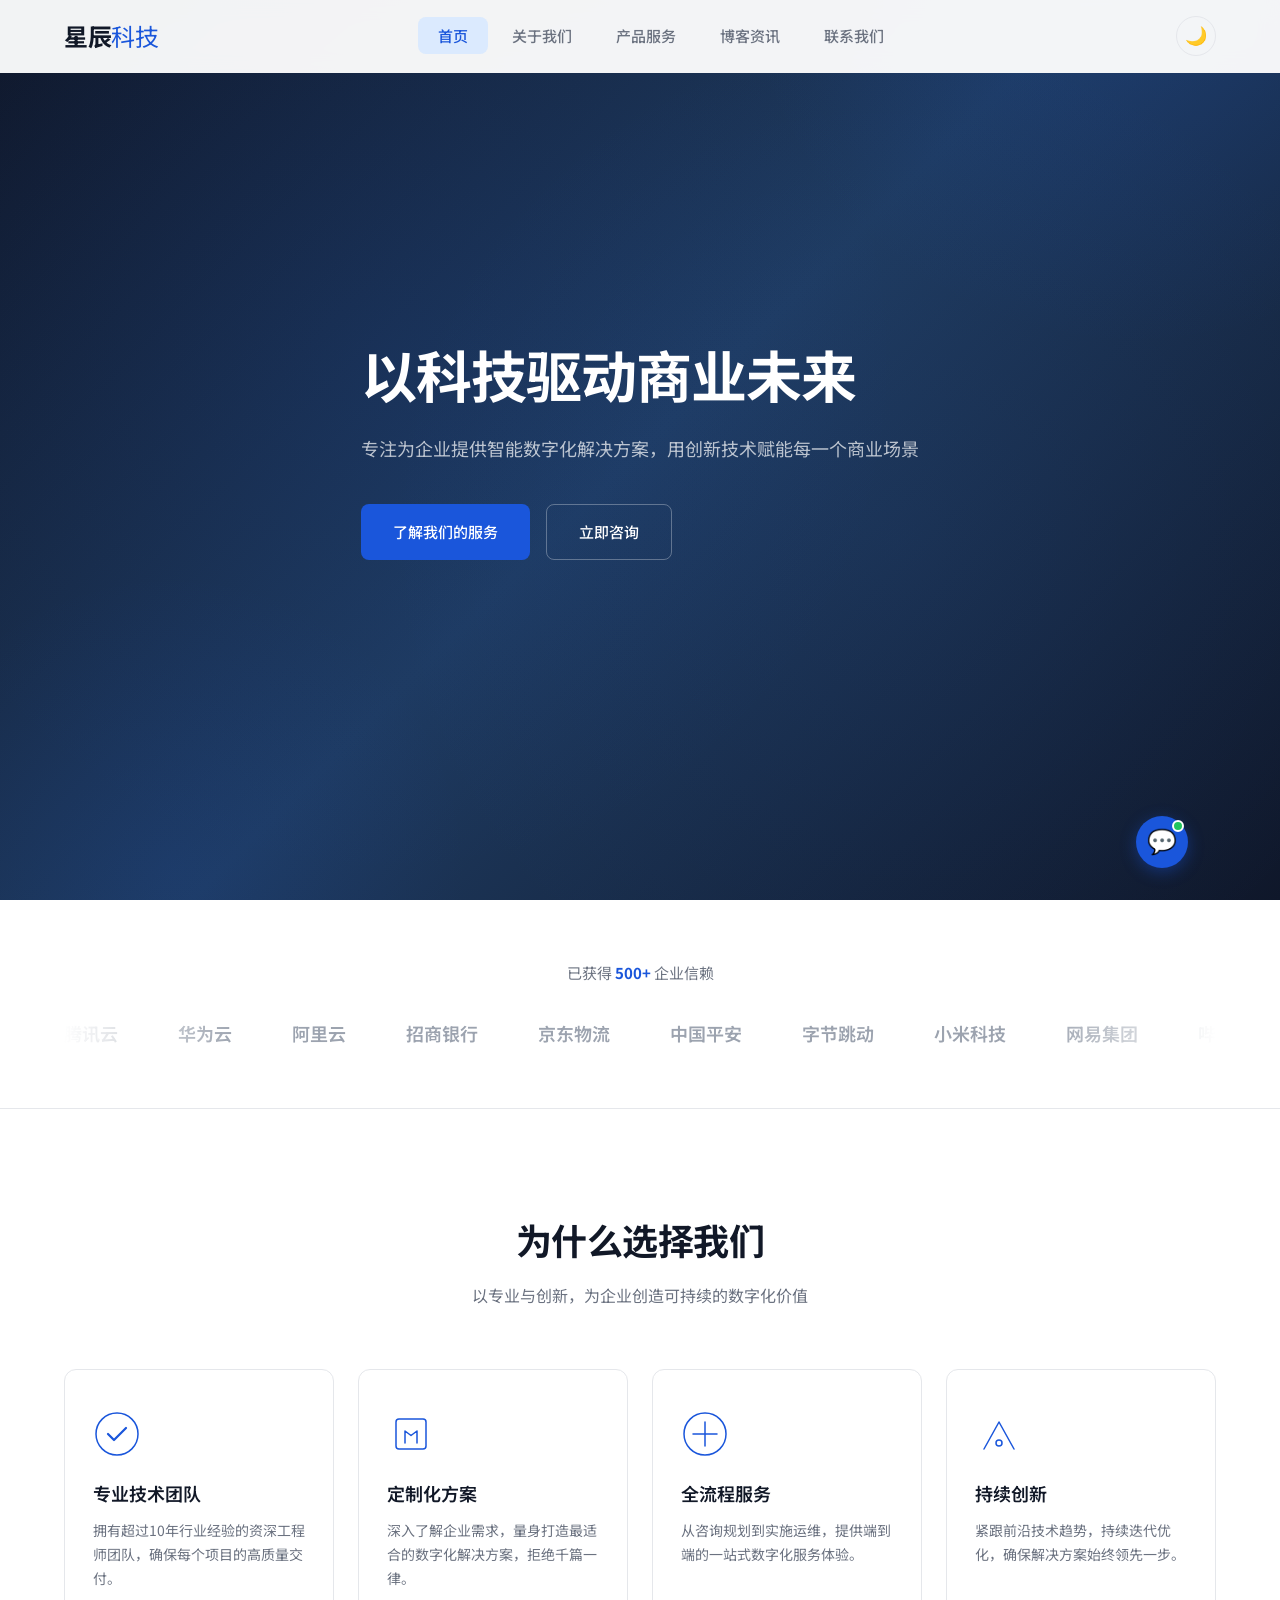
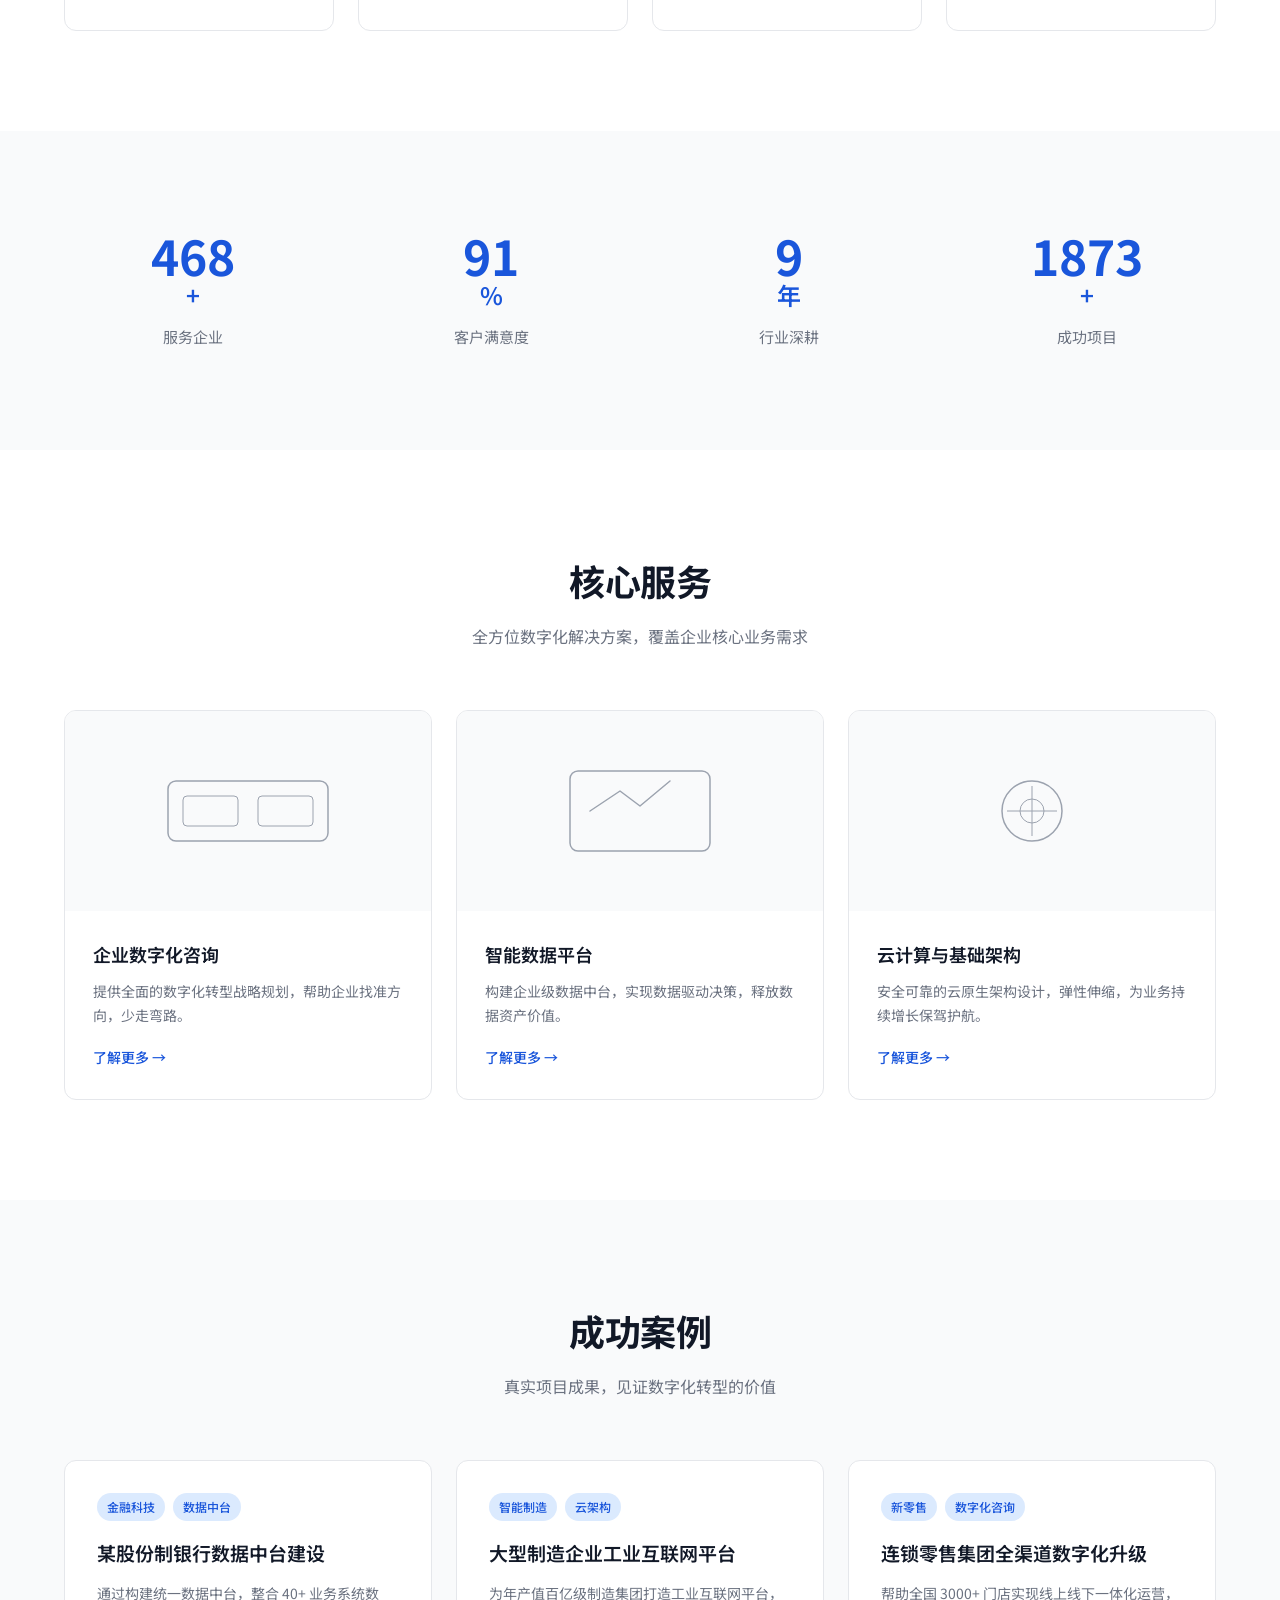
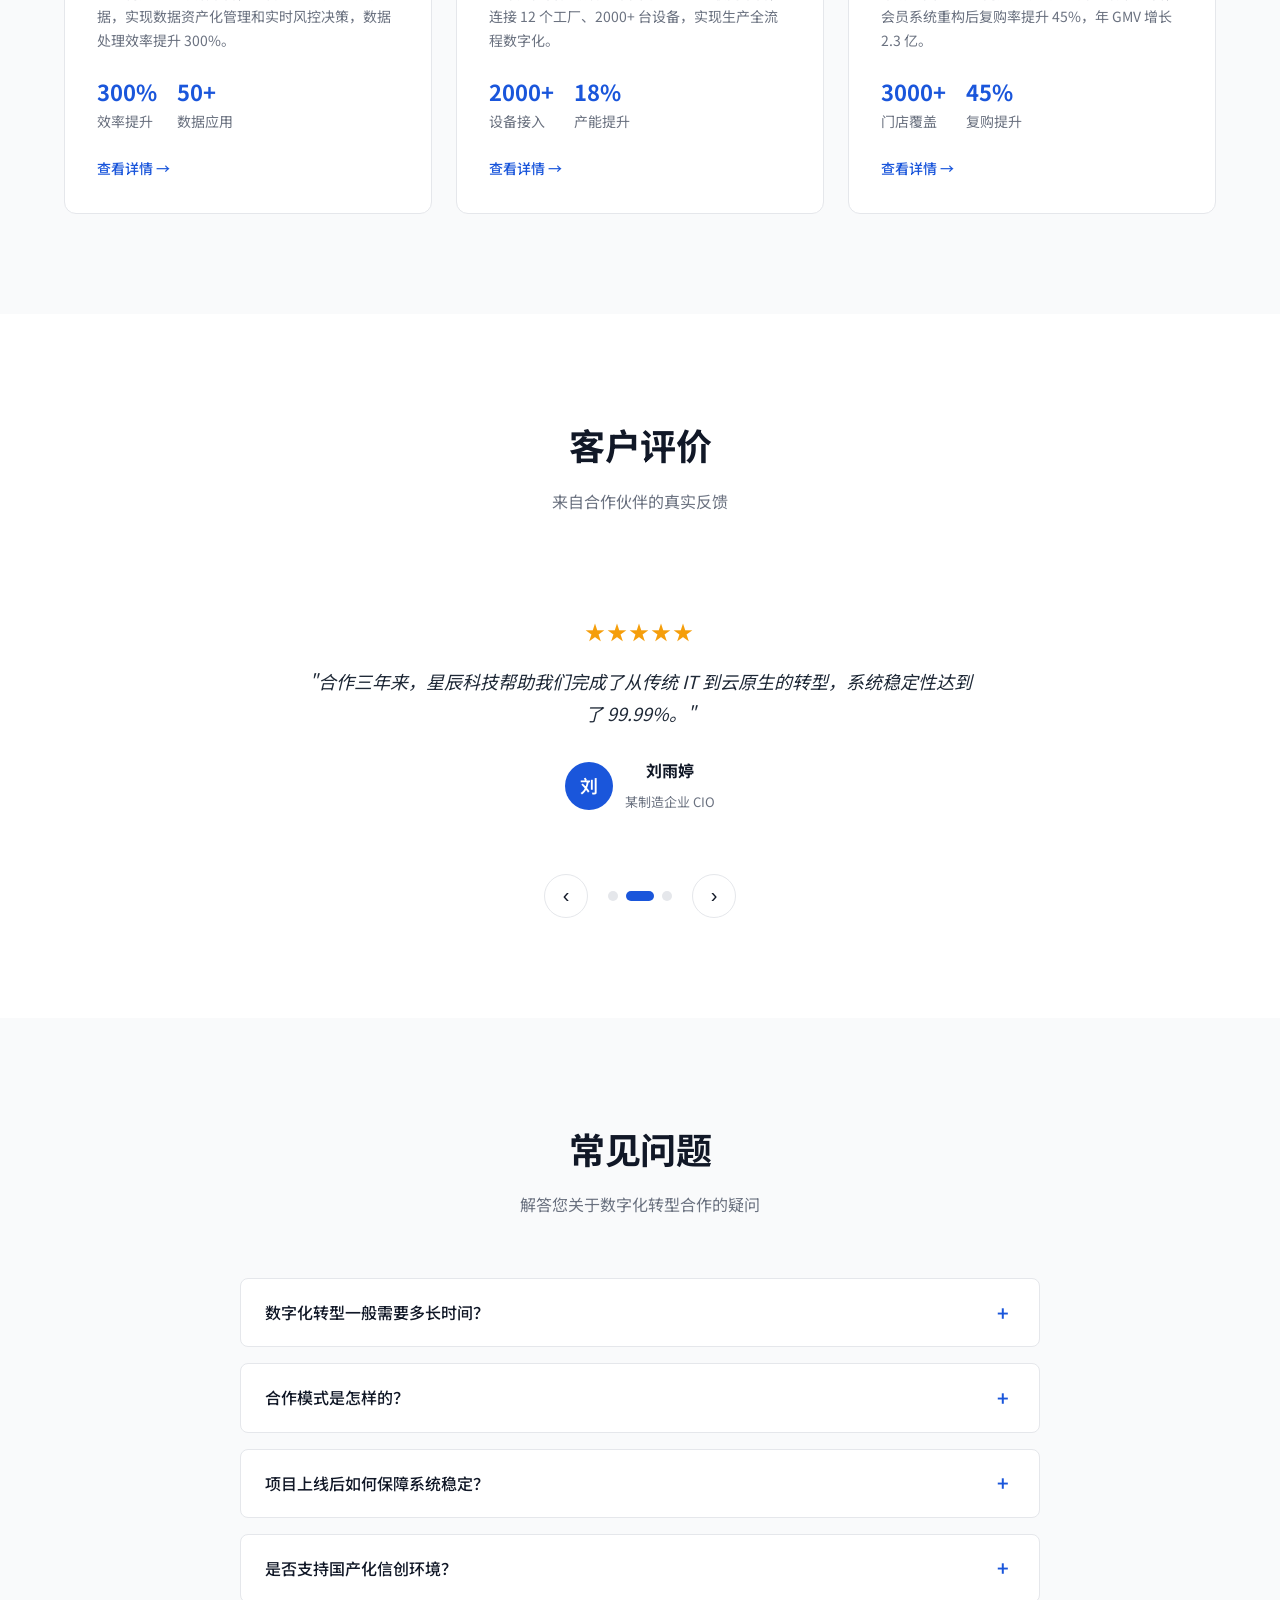
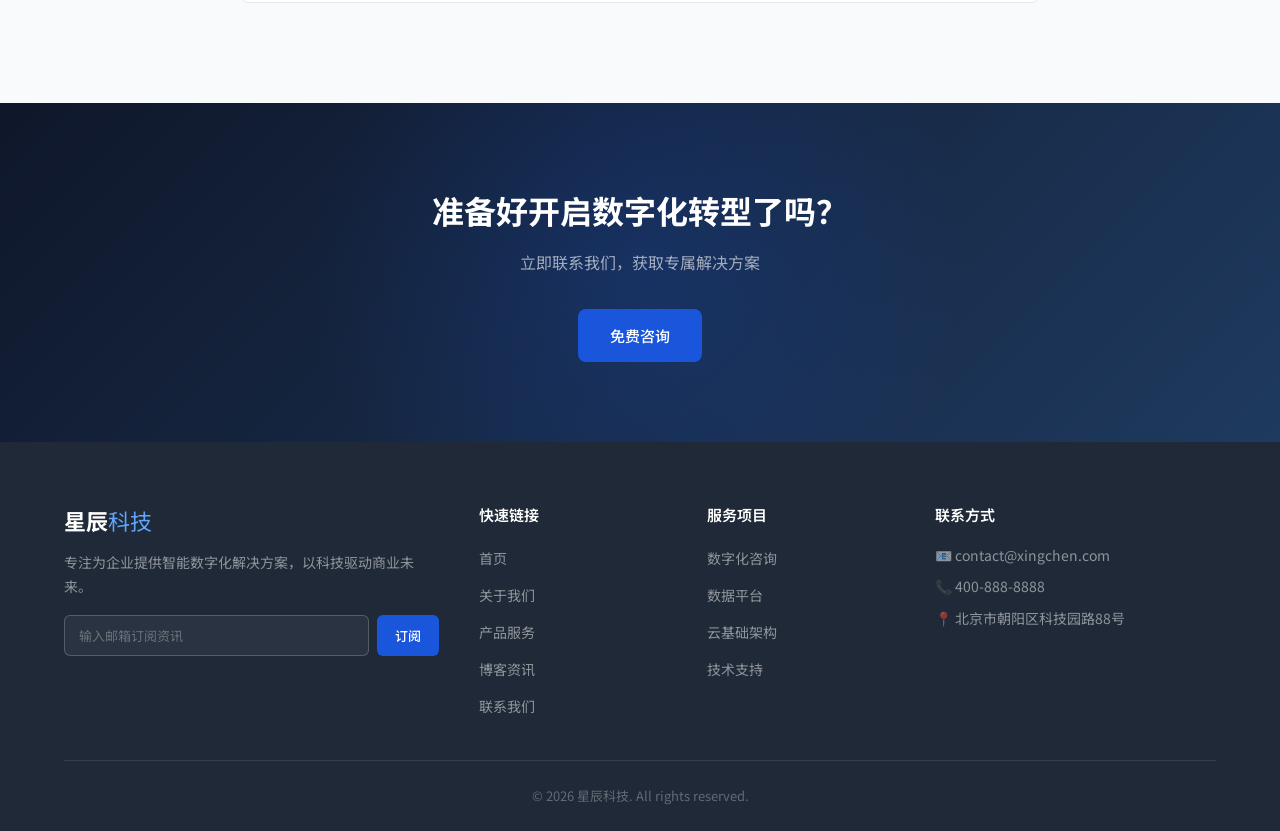
<file: index.html>
<!DOCTYPE html>
<html lang="zh-CN">
<head>
    <meta charset="UTF-8">
    <meta name="viewport" content="width=device-width, initial-scale=1.0">
    <title>星辰科技 - 智能数字化解决方案</title>
    <meta name="description" content="星辰科技，专注为企业提供智能数字化解决方案，助力企业数字化转型。">
    <link rel="stylesheet" href="css/style.css">
    <link rel="preconnect" href="https://fonts.googleapis.com">
    <link href="https://fonts.googleapis.com/css2?family=Noto+Sans+SC:wght@300;400;500;700&display=swap" rel="stylesheet">
</head>
<body>
    <header class="header" id="header">
        <div class="container">
            <a href="index.html" class="logo">星辰<span>科技</span></a>
            <nav class="nav" id="nav">
                <ul>
                    <li><a href="index.html" class="active">首页</a></li>
                    <li><a href="about.html">关于我们</a></li>
                    <li><a href="services.html">产品服务</a></li>
                    <li><a href="blog.html">博客资讯</a></li>
                    <li><a href="contact.html">联系我们</a></li>
                </ul>
            </nav>
            <button class="theme-toggle" id="themeToggle" aria-label="切换暗黑模式">🌙</button>
            <button class="menu-toggle" id="menuToggle" aria-label="菜单"><span></span><span></span><span></span></button>
        </div>
    </header>
    <section class="hero">
        <div class="hero-overlay"></div>
        <div class="container">
            <div class="hero-content">
                <h1 class="hero-title">以科技驱动<br>商业未来</h1>
                <p class="hero-subtitle">专注为企业提供智能数字化解决方案，用创新技术赋能每一个商业场景</p>
                <div class="hero-buttons"><a href="services.html" class="btn btn-primary">了解我们的服务</a><a href="contact.html" class="btn btn-outline">立即咨询</a></div>
            </div>
        </div>
        <canvas class="hero-particles" id="heroParticles"></canvas>
    </section>
    <section class="clients"><div class="container"><p class="clients-title">已获得 <strong>500+</strong> 企业信赖</p><div class="clients-marquee"><div class="marquee-track"><span class="client-logo">腾讯云</span><span class="client-logo">华为云</span><span class="client-logo">阿里云</span><span class="client-logo">招商银行</span><span class="client-logo">京东物流</span><span class="client-logo">中国平安</span><span class="client-logo">字节跳动</span><span class="client-logo">小米科技</span><span class="client-logo">网易集团</span><span class="client-logo">哔哩哔哩</span><span class="client-logo">美团</span><span class="client-logo">滴滴出行</span><span class="client-logo">腾讯云</span><span class="client-logo">华为云</span><span class="client-logo">阿里云</span><span class="client-logo">招商银行</span><span class="client-logo">京东物流</span><span class="client-logo">中国平安</span><span class="client-logo">字节跳动</span><span class="client-logo">小米科技</span><span class="client-logo">网易集团</span><span class="client-logo">哔哩哔哩</span><span class="client-logo">美团</span><span class="client-logo">滴滴出行</span></div></div></div></section>
    <section class="features"><div class="container"><div class="section-header"><h2 class="section-title">为什么选择我们</h2><p class="section-desc">以专业与创新，为企业创造可持续的数字化价值</p></div><div class="features-grid"><div class="feature-card"><div class="feature-icon"><svg viewBox="0 0 64 64" fill="none"><circle cx="32" cy="32" r="28" stroke="currentColor" stroke-width="2"/><path d="M20 32l8 8 16-16" stroke="currentColor" stroke-width="3" stroke-linecap="round" stroke-linejoin="round"/></svg></div><h3>专业技术团队</h3><p>拥有超过10年行业经验的资深工程师团队，确保每个项目的高质量交付。</p></div><div class="feature-card"><div class="feature-icon"><svg viewBox="0 0 64 64" fill="none"><rect x="12" y="12" width="40" height="40" rx="4" stroke="currentColor" stroke-width="2"/><path d="M24 44V28l8 6 8-6v16" stroke="currentColor" stroke-width="2" stroke-linecap="round" stroke-linejoin="round"/></svg></div><h3>定制化方案</h3><p>深入了解企业需求，量身打造最适合的数字化解决方案，拒绝千篇一律。</p></div><div class="feature-card"><div class="feature-icon"><svg viewBox="0 0 64 64" fill="none"><circle cx="32" cy="32" r="28" stroke="currentColor" stroke-width="2"/><path d="M32 16v32M16 32h32" stroke="currentColor" stroke-width="2" stroke-linecap="round"/></svg></div><h3>全流程服务</h3><p>从咨询规划到实施运维，提供端到端的一站式数字化服务体验。</p></div><div class="feature-card"><div class="feature-icon"><svg viewBox="0 0 64 64" fill="none"><path d="M12 52L32 16l20 36" stroke="currentColor" stroke-width="2" stroke-linecap="round" stroke-linejoin="round"/><circle cx="32" cy="44" r="4" stroke="currentColor" stroke-width="2"/></svg></div><h3>持续创新</h3><p>紧跟前沿技术趋势，持续迭代优化，确保解决方案始终领先一步。</p></div></div></div></section>
    <section class="stats"><div class="container"><div class="stats-grid"><div class="stat-item"><span class="stat-number" data-target="500">0</span><span class="stat-plus">+</span><span class="stat-label">服务企业</span></div><div class="stat-item"><span class="stat-number" data-target="98">0</span><span class="stat-plus">%</span><span class="stat-label">客户满意度</span></div><div class="stat-item"><span class="stat-number" data-target="10">0</span><span class="stat-plus">年</span><span class="stat-label">行业深耕</span></div><div class="stat-item"><span class="stat-number" data-target="2000">0</span><span class="stat-plus">+</span><span class="stat-label">成功项目</span></div></div></div></section>
    <section class="services-preview"><div class="container"><div class="section-header"><h2 class="section-title">核心服务</h2><p class="section-desc">全方位数字化解决方案，覆盖企业核心业务需求</p></div><div class="services-grid"><div class="service-card"><div class="service-img-placeholder"><svg viewBox="0 0 200 120" fill="none"><rect x="20" y="30" width="160" height="60" rx="8" stroke="currentColor" stroke-width="1.5"/><rect x="35" y="45" width="55" height="30" rx="4" stroke="currentColor" stroke-width="1"/><rect x="110" y="45" width="55" height="30" rx="4" stroke="currentColor" stroke-width="1"/></svg></div><div class="service-info"><h3>企业数字化咨询</h3><p>提供全面的数字化转型战略规划，帮助企业找准方向，少走弯路。</p><a href="services.html" class="service-link">了解更多 →</a></div></div><div class="service-card"><div class="service-img-placeholder"><svg viewBox="0 0 200 120" fill="none"><rect x="30" y="20" width="140" height="80" rx="8" stroke="currentColor" stroke-width="1.5"/><path d="M50 60l30-20 20 15 30-25" stroke="currentColor" stroke-width="1.5" stroke-linecap="round" stroke-linejoin="round"/></svg></div><div class="service-info"><h3>智能数据平台</h3><p>构建企业级数据中台，实现数据驱动决策，释放数据资产价值。</p><a href="services.html" class="service-link">了解更多 →</a></div></div><div class="service-card"><div class="service-img-placeholder"><svg viewBox="0 0 200 120" fill="none"><circle cx="100" cy="60" r="30" stroke="currentColor" stroke-width="1.5"/><path d="M100 35v50M75 60h50" stroke="currentColor" stroke-width="1"/><circle cx="100" cy="60" r="12" stroke="currentColor" stroke-width="1"/></svg></div><div class="service-info"><h3>云计算与基础架构</h3><p>安全可靠的云原生架构设计，弹性伸缩，为业务持续增长保驾护航。</p><a href="services.html" class="service-link">了解更多 →</a></div></div></div></div></section>
    <section class="cases"><div class="container"><div class="section-header"><h2 class="section-title">成功案例</h2><p class="section-desc">真实项目成果，见证数字化转型的价值</p></div><div class="cases-grid"><div class="case-card"><div class="case-tags"><span>金融科技</span><span>数据中台</span></div><h3>某股份制银行数据中台建设</h3><p>通过构建统一数据中台，整合 40+ 业务系统数据，实现数据资产化管理和实时风控决策，数据处理效率提升 300%。</p><div class="case-stats"><div><strong>300%</strong>效率提升</div><div><strong>50+</strong>数据应用</div></div><a href="services.html#platform" class="case-link">查看详情 →</a></div><div class="case-card"><div class="case-tags"><span>智能制造</span><span>云架构</span></div><h3>大型制造企业工业互联网平台</h3><p>为年产值百亿级制造集团打造工业互联网平台，连接 12 个工厂、2000+ 台设备，实现生产全流程数字化。</p><div class="case-stats"><div><strong>2000+</strong>设备接入</div><div><strong>18%</strong>产能提升</div></div><a href="services.html#cloud" class="case-link">查看详情 →</a></div><div class="case-card"><div class="case-tags"><span>新零售</span><span>数字化咨询</span></div><h3>连锁零售集团全渠道数字化升级</h3><p>帮助全国 3000+ 门店实现线上线下一体化运营，会员系统重构后复购率提升 45%，年 GMV 增长 2.3 亿。</p><div class="case-stats"><div><strong>3000+</strong>门店覆盖</div><div><strong>45%</strong>复购提升</div></div><a href="services.html#consulting" class="case-link">查看详情 →</a></div></div></div></section>
    <section class="testimonials"><div class="container"><div class="section-header"><h2 class="section-title">客户评价</h2><p class="section-desc">来自合作伙伴的真实反馈</p></div><div class="testimonials-slider" id="testimonialsSlider"><div class="testimonials-track"><div class="testimonial-card"><div class="testimonial-rating">★★★★★</div><p class="testimonial-text">"星辰科技团队的专业度令人印象深刻，从战略规划到落地实施，全程展现了极高的技术实力和行业理解。"</p><div class="testimonial-author"><div class="author-avatar">陈</div><div><strong>陈志强</strong><span>某银行科技部总经理</span></div></div></div><div class="testimonial-card"><div class="testimonial-rating">★★★★★</div><p class="testimonial-text">"合作三年来，星辰科技帮助我们完成了从传统 IT 到云原生的转型，系统稳定性达到了 99.99%。"</p><div class="testimonial-author"><div class="author-avatar">刘</div><div><strong>刘雨婷</strong><span>某制造企业 CIO</span></div></div></div><div class="testimonial-card"><div class="testimonial-rating">★★★★★</div><p class="testimonial-text">"数据平台的上线彻底改变了我们的决策方式，报表产出时间从天级缩短到分钟级。"</p><div class="testimonial-author"><div class="author-avatar">吴</div><div><strong>吴俊豪</strong><span>某零售集团数据总监</span></div></div></div></div><div class="testimonials-nav"><button class="testimonial-btn prev" id="testimonialPrev">‹</button><div class="testimonial-dots" id="testimonialDots"><span class="active"></span><span></span><span></span></div><button class="testimonial-btn next" id="testimonialNext">›</button></div></div></div></section>
    <section class="faq-section"><div class="container"><div class="section-header"><h2 class="section-title">常见问题</h2><p class="section-desc">解答您关于数字化转型合作的疑问</p></div><div class="faq-grid"><div class="faq-item"><div class="faq-question"><h4>数字化转型一般需要多长时间？</h4><span class="faq-icon">+</span></div><div class="faq-answer"><p>根据项目规模不同，小型数字化项目通常 1-3 个月，中大型企业级数字化转型需要 6-18 个月。我们会在咨询阶段提供详细的项目周期规划。</p></div></div><div class="faq-item"><div class="faq-question"><h4>合作模式是怎样的？</h4><span class="faq-icon">+</span></div><div class="faq-answer"><p>我们提供项目制、驻场开发、外包运维等多种合作模式。可根据企业需求灵活选择，确保最佳的投入产出比。</p></div></div><div class="faq-item"><div class="faq-question"><h4>项目上线后如何保障系统稳定？</h4><span class="faq-icon">+</span></div><div class="faq-answer"><p>我们提供 7×24 小时运维监控服务，包含系统巡检、性能优化、安全加固、应急响应等，确保系统稳定运行。</p></div></div><div class="faq-item"><div class="faq-question"><h4>是否支持国产化信创环境？</h4><span class="faq-icon">+</span></div><div class="faq-answer"><p>支持。我们的解决方案已完成与主流国产操作系统、数据库、中间件的适配，满足党政、金融等行业信创要求。</p></div></div></div></div></section>
    <section class="cta"><div class="container"><h2>准备好开启数字化转型了吗？</h2><p>立即联系我们，获取专属解决方案</p><a href="contact.html" class="btn btn-primary">免费咨询</a></div></section>
    <footer class="footer"><div class="container"><div class="footer-grid"><div class="footer-brand"><a href="index.html" class="footer-logo">星辰<span>科技</span></a><p>专注为企业提供智能数字化解决方案，以科技驱动商业未来。</p><form class="footer-newsletter" onsubmit="return false;"><input type="email" placeholder="输入邮箱订阅资讯"><button type="submit">订阅</button></form></div><div class="footer-links"><h4>快速链接</h4><ul><li><a href="index.html">首页</a></li><li><a href="about.html">关于我们</a></li><li><a href="services.html">产品服务</a></li><li><a href="blog.html">博客资讯</a></li><li><a href="contact.html">联系我们</a></li></ul></div><div class="footer-links"><h4>服务项目</h4><ul><li><a href="services.html">数字化咨询</a></li><li><a href="services.html">数据平台</a></li><li><a href="services.html">云基础架构</a></li><li><a href="services.html">技术支持</a></li></ul></div><div class="footer-contact"><h4>联系方式</h4><p>📧 contact@xingchen.com</p><p>📞 400-888-8888</p><p>📍 北京市朝阳区科技园路88号</p></div></div><div class="footer-bottom"><p>&copy; 2026 星辰科技. All rights reserved.</p></div></div></footer>
    <script src="js/main.js"></script>
    <button class="back-to-top" id="backToTop" aria-label="回到顶部">↑</button>
    <div class="chat-widget"><button class="chat-toggle" id="chatToggle" aria-label="在线客服">💬<span class="chat-dot"></span></button><div class="chat-panel" id="chatPanel"><div class="chat-header"><div class="chat-header-avatar">🤖</div><div class="chat-header-info"><h4>智能助手 · 小星</h4><span>在线 · 秒级响应</span></div></div><div class="chat-body" id="chatBody"><div class="chat-message bot">您好！👋 我是星辰科技的智能助手小星。有什么可以帮您的？您可以问我关于服务方案、价格、案例等问题。</div></div><div class="chat-quick-replies"><button class="chat-quick-btn">服务方案</button><button class="chat-quick-btn">价格咨询</button><button class="chat-quick-btn">成功案例</button><button class="chat-quick-btn">联系方式</button></div><div class="chat-input-area"><input type="text" id="chatInput" placeholder="输入您的问题..."><button class="chat-send-btn" id="chatSend">➤</button></div></div></div>
</body>
</html>
</file>
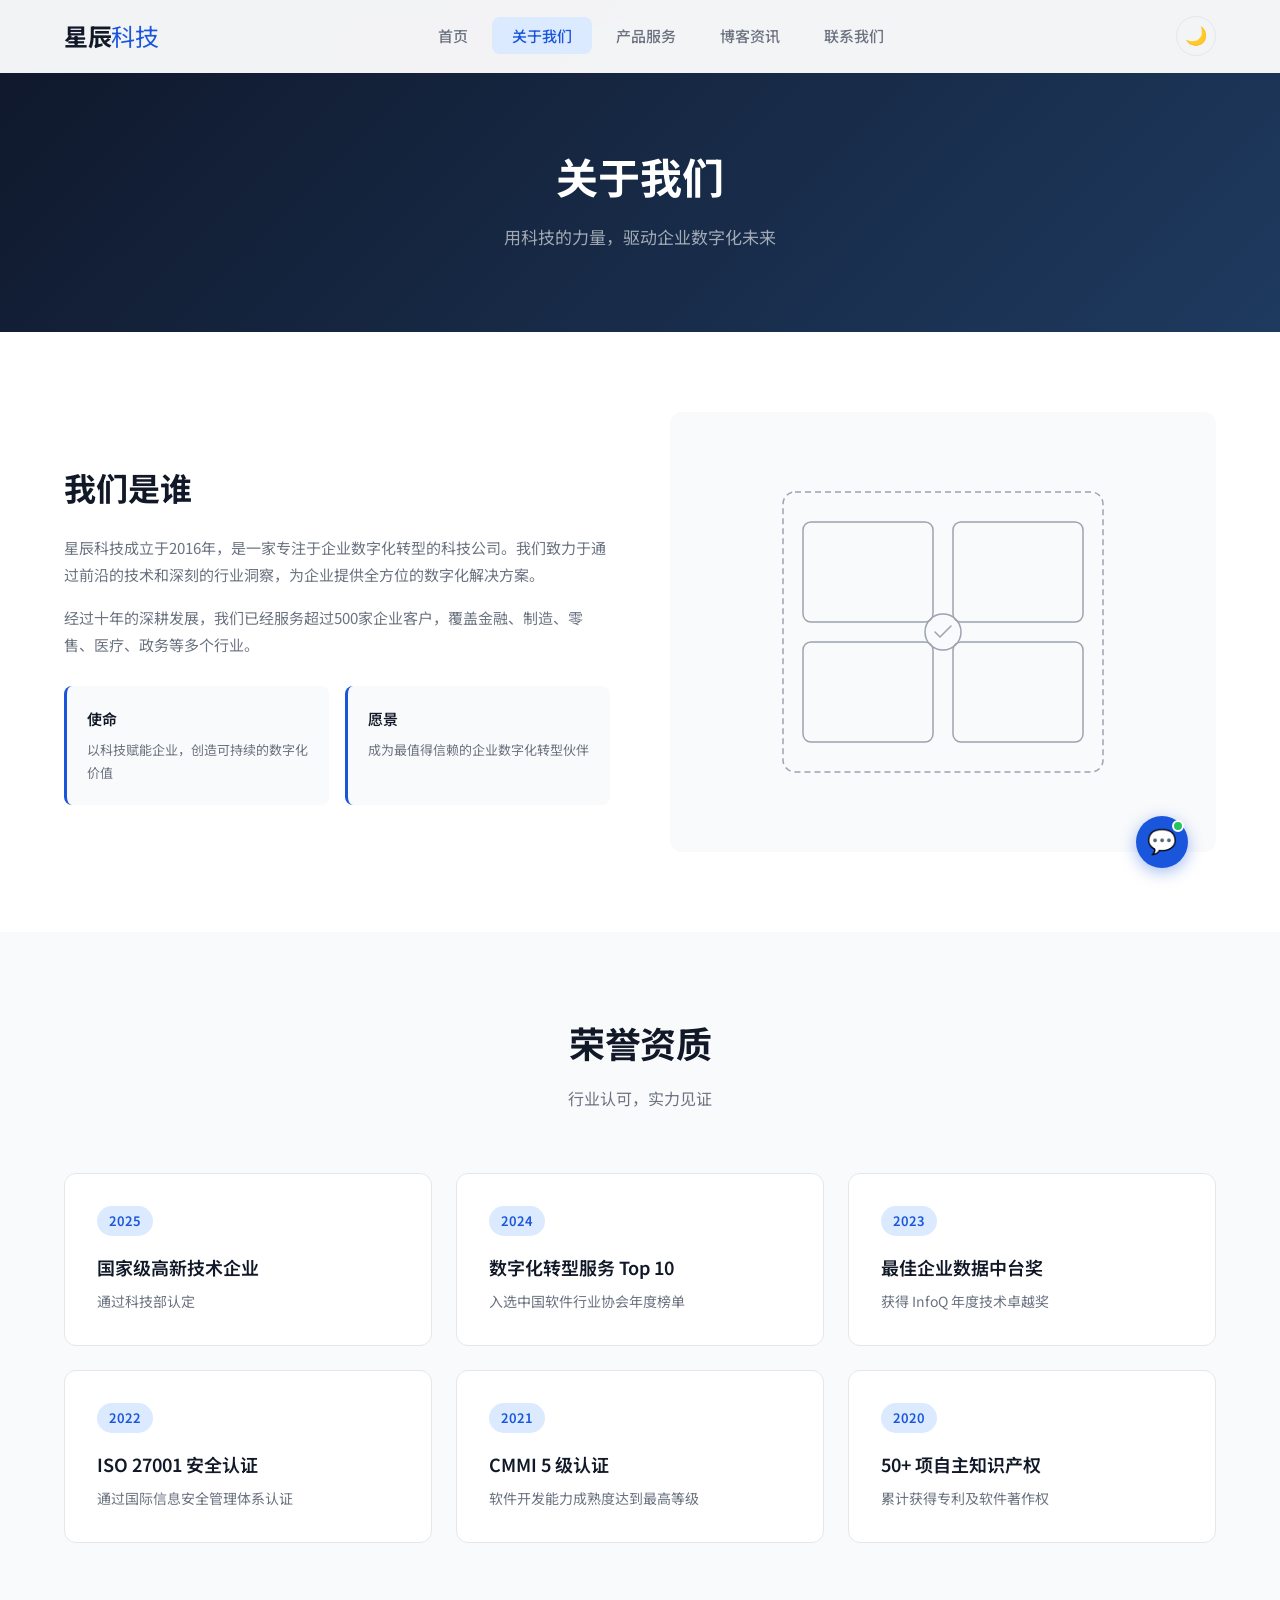
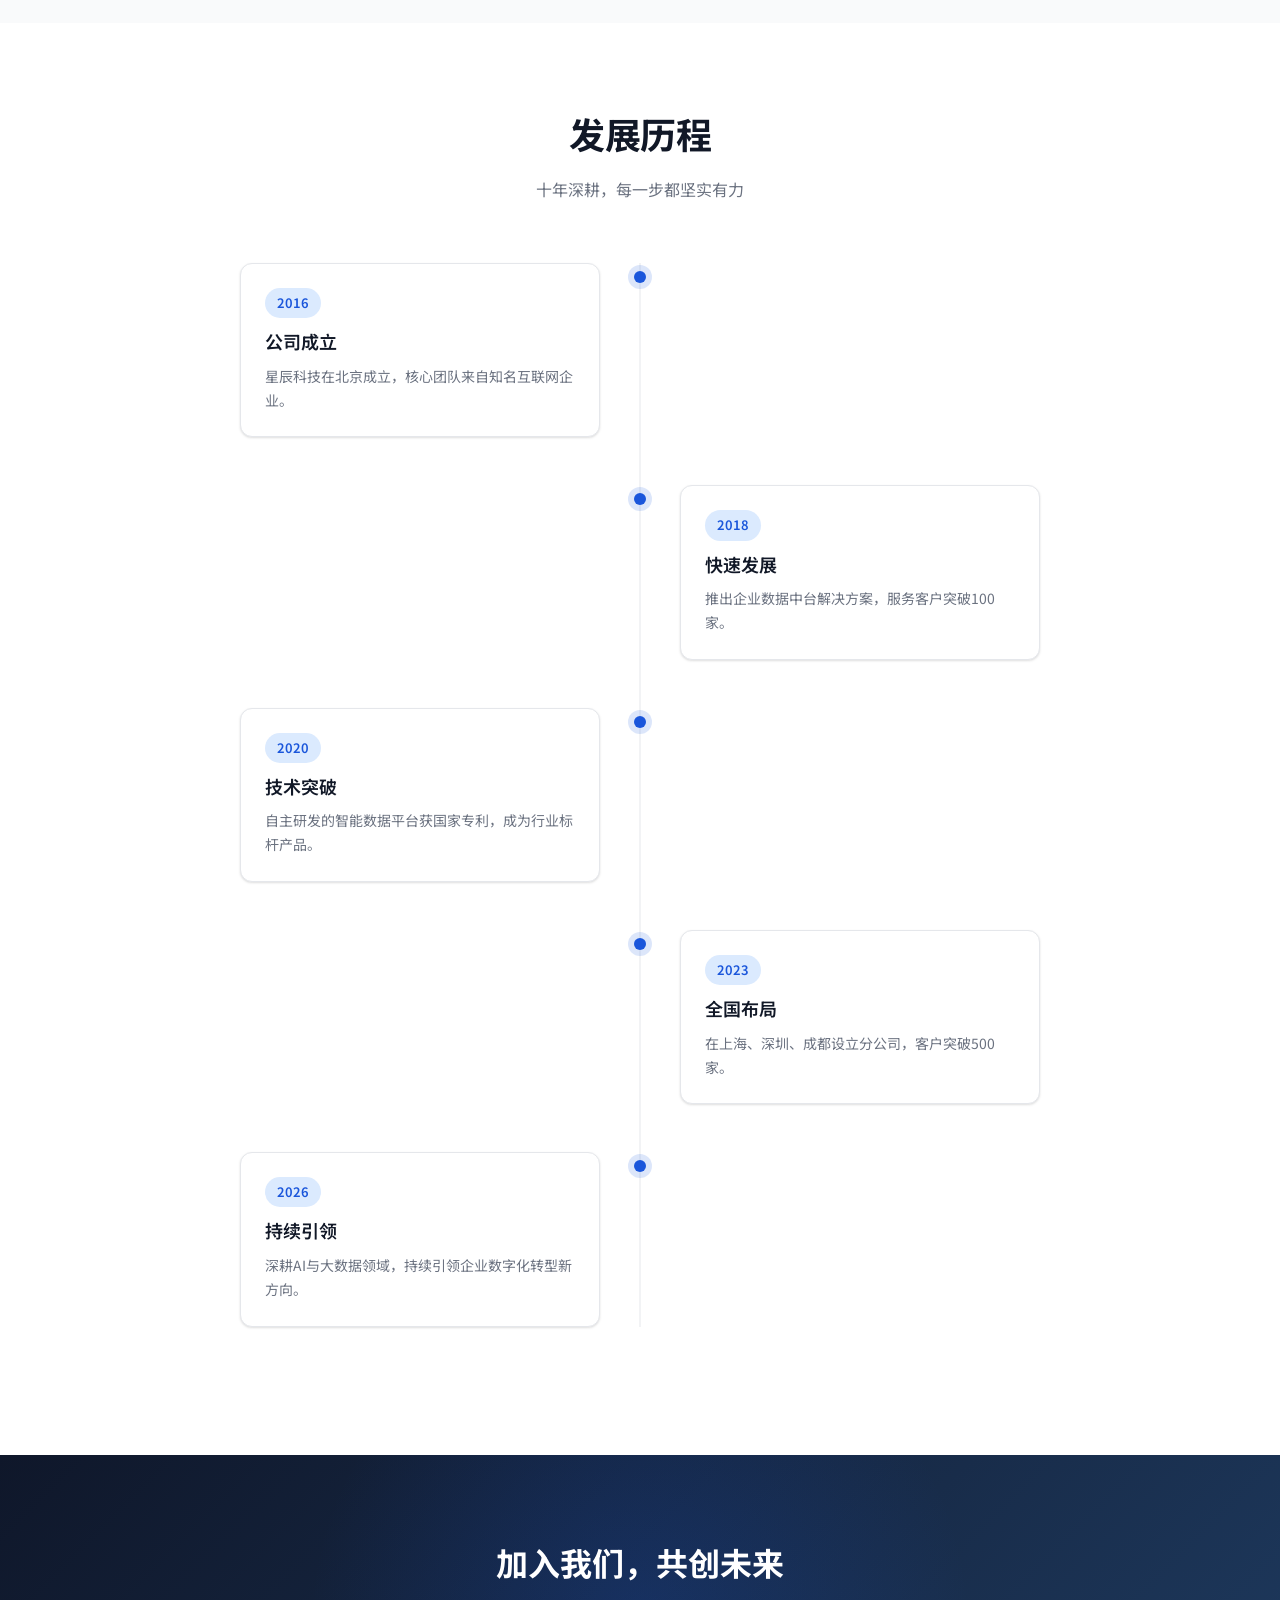
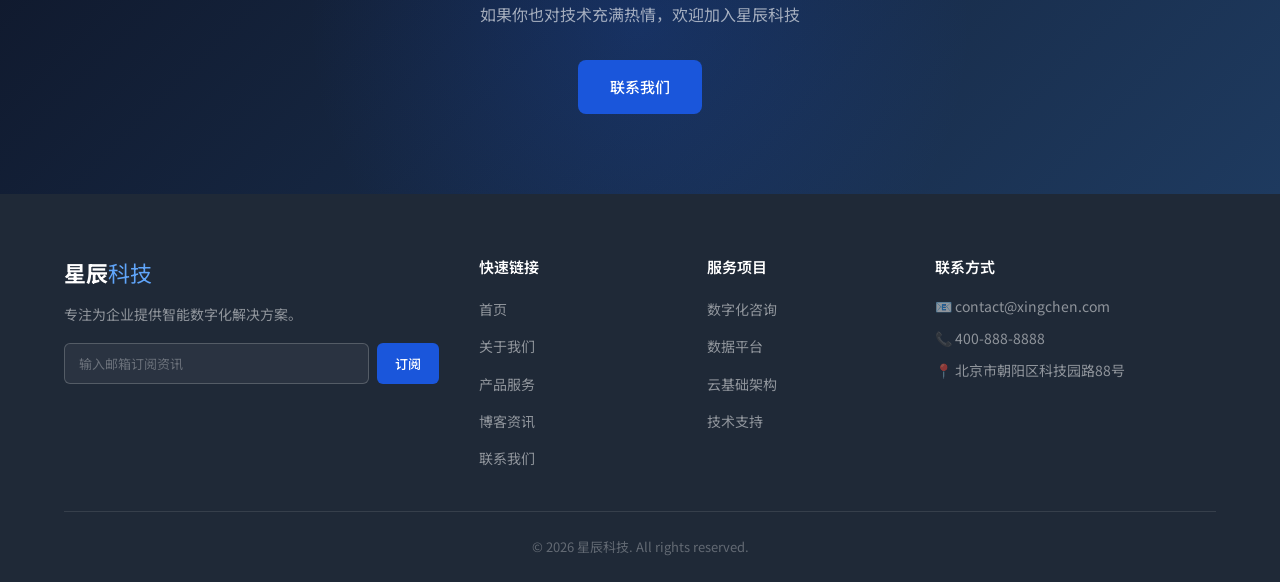
<file: about.html>
<!DOCTYPE html>
<html lang="zh-CN">
<head>
    <meta charset="UTF-8">
    <meta name="viewport" content="width=device-width, initial-scale=1.0">
    <title>关于我们 - 星辰科技</title>
    <meta name="description" content="了解星辰科技的发展历程、核心团队与企业文化。">
    <link rel="stylesheet" href="css/style.css">
    <link href="https://fonts.googleapis.com/css2?family=Noto+Sans+SC:wght@300;400;500;700&display=swap" rel="stylesheet">
</head>
<body>
    <header class="header" id="header"><div class="container"><a href="index.html" class="logo">星辰<span>科技</span></a><nav class="nav" id="nav"><ul><li><a href="index.html">首页</a></li><li><a href="about.html" class="active">关于我们</a></li><li><a href="services.html">产品服务</a></li><li><a href="blog.html">博客资讯</a></li><li><a href="contact.html">联系我们</a></li></ul></nav><button class="theme-toggle" id="themeToggle" aria-label="切换暗黑模式">🌙</button><button class="menu-toggle" id="menuToggle"><span></span><span></span><span></span></button></div></header>
    <section class="page-hero"><div class="container"><h1>关于我们</h1><p>用科技的力量，驱动企业数字化未来</p></div></section>
    <section class="about-intro"><div class="container"><div class="about-intro-grid"><div class="about-intro-text"><h2>我们是谁</h2><p>星辰科技成立于2016年，是一家专注于企业数字化转型的科技公司。我们致力于通过前沿的技术和深刻的行业洞察，为企业提供全方位的数字化解决方案。</p><p>经过十年的深耕发展，我们已经服务超过500家企业客户，覆盖金融、制造、零售、医疗、政务等多个行业。</p><div class="about-values"><div class="value-item"><h4>使命</h4><p>以科技赋能企业，创造可持续的数字化价值</p></div><div class="value-item"><h4>愿景</h4><p>成为最值得信赖的企业数字化转型伙伴</p></div></div></div><div class="about-intro-image"><div class="image-placeholder"><svg viewBox="0 0 400 320" fill="none"><rect x="40" y="20" width="320" height="280" rx="12" stroke="currentColor" stroke-width="1.5" stroke-dasharray="6 4"/><rect x="60" y="50" width="130" height="100" rx="8" stroke="currentColor" stroke-width="1.5"/><rect x="210" y="50" width="130" height="100" rx="8" stroke="currentColor" stroke-width="1.5"/><rect x="60" y="170" width="130" height="100" rx="8" stroke="currentColor" stroke-width="1.5"/><rect x="210" y="170" width="130" height="100" rx="8" stroke="currentColor" stroke-width="1.5"/><circle cx="200" cy="160" r="18" stroke="currentColor" stroke-width="1.5"/><path d="M192 160l5 5 11-11" stroke="currentColor" stroke-width="1.5" stroke-linecap="round" stroke-linejoin="round"/></svg></div></div></div></div></section>
    <section class="awards-section"><div class="container"><div class="section-header"><h2 class="section-title">荣誉资质</h2><p class="section-desc">行业认可，实力见证</p></div><div class="awards-grid"><div class="award-card"><span class="award-year">2025</span><h3>国家级高新技术企业</h3><p>通过科技部认定</p></div><div class="award-card"><span class="award-year">2024</span><h3>数字化转型服务 Top 10</h3><p>入选中国软件行业协会年度榜单</p></div><div class="award-card"><span class="award-year">2023</span><h3>最佳企业数据中台奖</h3><p>获得 InfoQ 年度技术卓越奖</p></div><div class="award-card"><span class="award-year">2022</span><h3>ISO 27001 安全认证</h3><p>通过国际信息安全管理体系认证</p></div><div class="award-card"><span class="award-year">2021</span><h3>CMMI 5 级认证</h3><p>软件开发能力成熟度达到最高等级</p></div><div class="award-card"><span class="award-year">2020</span><h3>50+ 项自主知识产权</h3><p>累计获得专利及软件著作权</p></div></div></div></section>
    <section class="timeline-section"><div class="container"><div class="section-header"><h2 class="section-title">发展历程</h2><p class="section-desc">十年深耕，每一步都坚实有力</p></div><div class="timeline"><div class="timeline-item"><div class="timeline-dot"></div><div class="timeline-content"><span class="timeline-year">2016</span><h3>公司成立</h3><p>星辰科技在北京成立，核心团队来自知名互联网企业。</p></div></div><div class="timeline-item"><div class="timeline-dot"></div><div class="timeline-content"><span class="timeline-year">2018</span><h3>快速发展</h3><p>推出企业数据中台解决方案，服务客户突破100家。</p></div></div><div class="timeline-item"><div class="timeline-dot"></div><div class="timeline-content"><span class="timeline-year">2020</span><h3>技术突破</h3><p>自主研发的智能数据平台获国家专利，成为行业标杆产品。</p></div></div><div class="timeline-item"><div class="timeline-dot"></div><div class="timeline-content"><span class="timeline-year">2023</span><h3>全国布局</h3><p>在上海、深圳、成都设立分公司，客户突破500家。</p></div></div><div class="timeline-item"><div class="timeline-dot"></div><div class="timeline-content"><span class="timeline-year">2026</span><h3>持续引领</h3><p>深耕AI与大数据领域，持续引领企业数字化转型新方向。</p></div></div></div></div></section>
    <section class="cta"><div class="container"><h2>加入我们，共创未来</h2><p>如果你也对技术充满热情，欢迎加入星辰科技</p><a href="contact.html" class="btn btn-primary">联系我们</a></div></section>
    <footer class="footer"><div class="container"><div class="footer-grid"><div class="footer-brand"><a href="index.html" class="footer-logo">星辰<span>科技</span></a><p>专注为企业提供智能数字化解决方案。</p><form class="footer-newsletter" onsubmit="return false;"><input type="email" placeholder="输入邮箱订阅资讯"><button type="submit">订阅</button></form></div><div class="footer-links"><h4>快速链接</h4><ul><li><a href="index.html">首页</a></li><li><a href="about.html">关于我们</a></li><li><a href="services.html">产品服务</a></li><li><a href="blog.html">博客资讯</a></li><li><a href="contact.html">联系我们</a></li></ul></div><div class="footer-links"><h4>服务项目</h4><ul><li><a href="services.html">数字化咨询</a></li><li><a href="services.html">数据平台</a></li><li><a href="services.html">云基础架构</a></li><li><a href="services.html">技术支持</a></li></ul></div><div class="footer-contact"><h4>联系方式</h4><p>📧 contact@xingchen.com</p><p>📞 400-888-8888</p><p>📍 北京市朝阳区科技园路88号</p></div></div><div class="footer-bottom"><p>&copy; 2026 星辰科技. All rights reserved.</p></div></div></footer>
    <script src="js/main.js"></script>
    <button class="back-to-top" id="backToTop">↑</button>
    <div class="chat-widget"><button class="chat-toggle" id="chatToggle">💬<span class="chat-dot"></span></button><div class="chat-panel" id="chatPanel"><div class="chat-header"><div class="chat-header-avatar">🤖</div><div class="chat-header-info"><h4>智能助手 · 小星</h4><span>在线 · 秒级响应</span></div></div><div class="chat-body" id="chatBody"><div class="chat-message bot">您好！👋 有什么可以帮您的？</div></div><div class="chat-quick-replies"><button class="chat-quick-btn">服务方案</button><button class="chat-quick-btn">价格咨询</button><button class="chat-quick-btn">成功案例</button><button class="chat-quick-btn">联系方式</button></div><div class="chat-input-area"><input type="text" id="chatInput" placeholder="输入您的问题..."><button class="chat-send-btn" id="chatSend">➤</button></div></div></div>
</body>
</html>
</file>
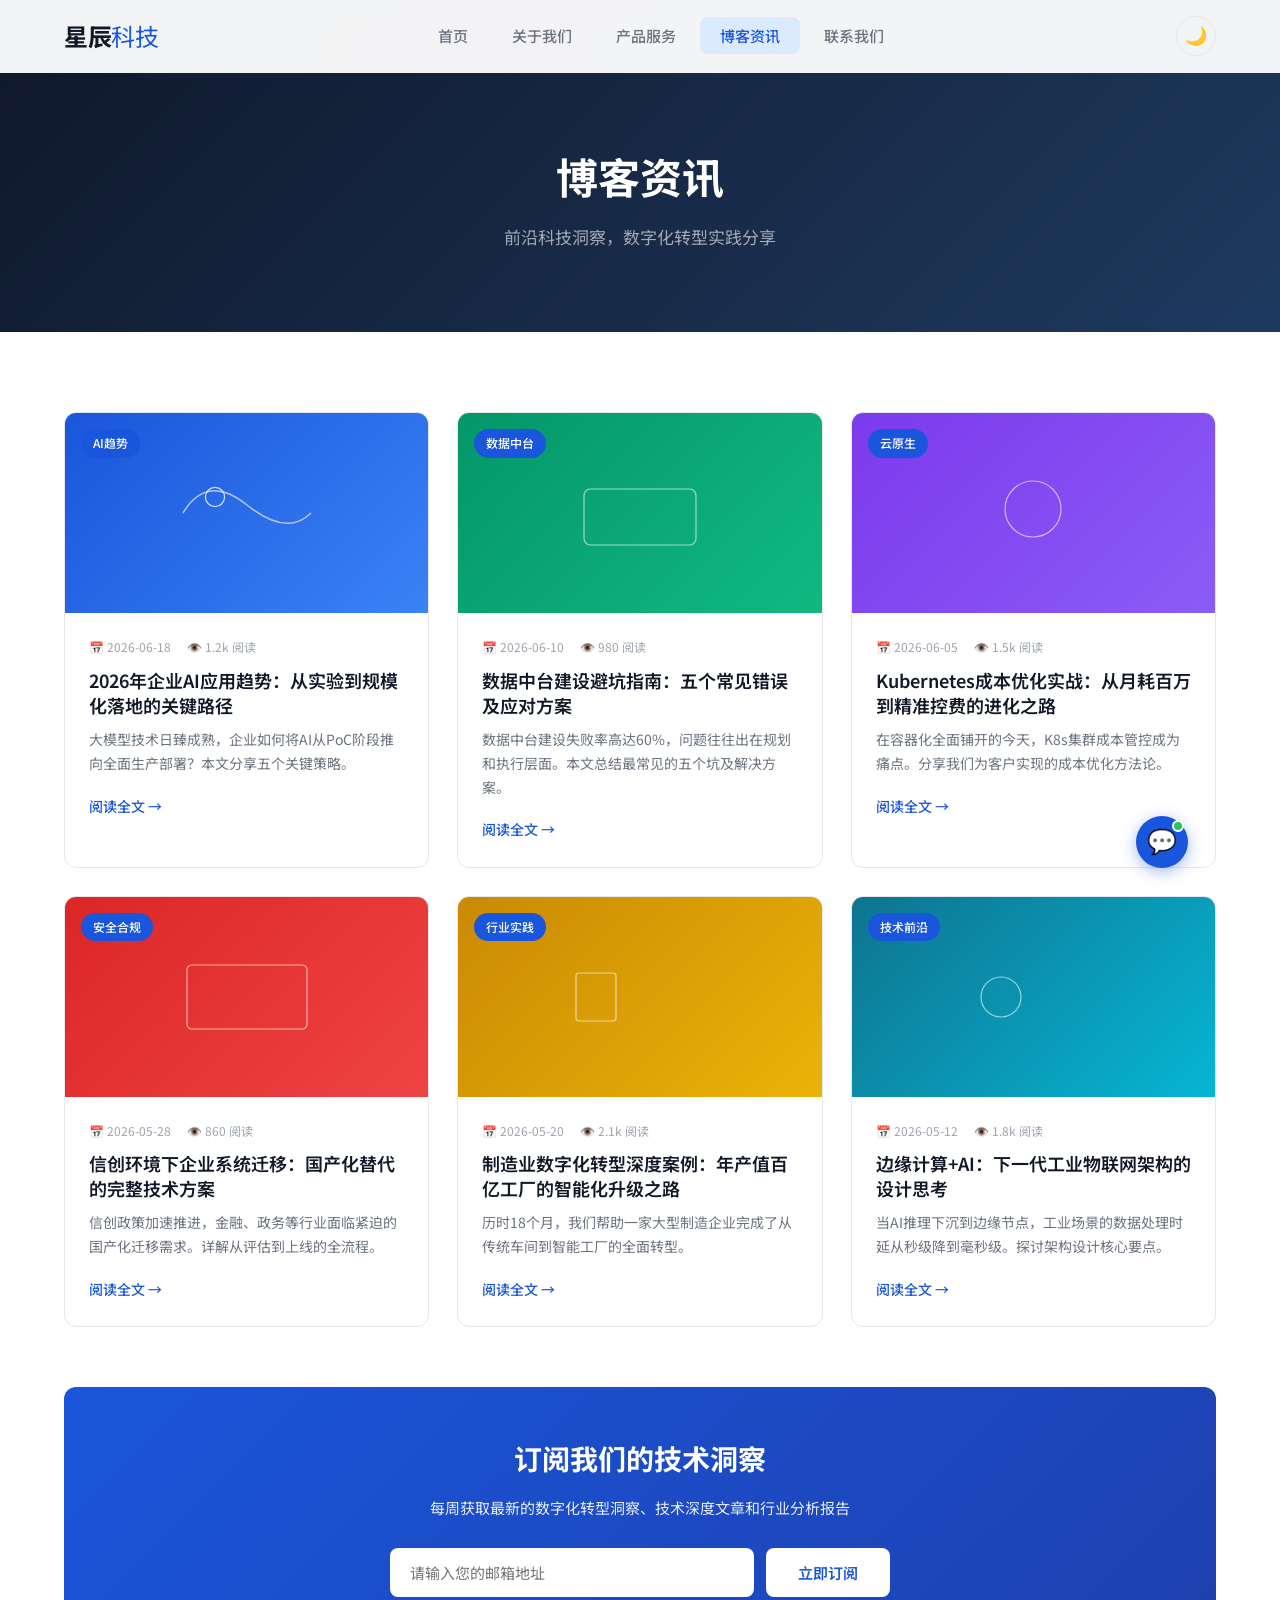
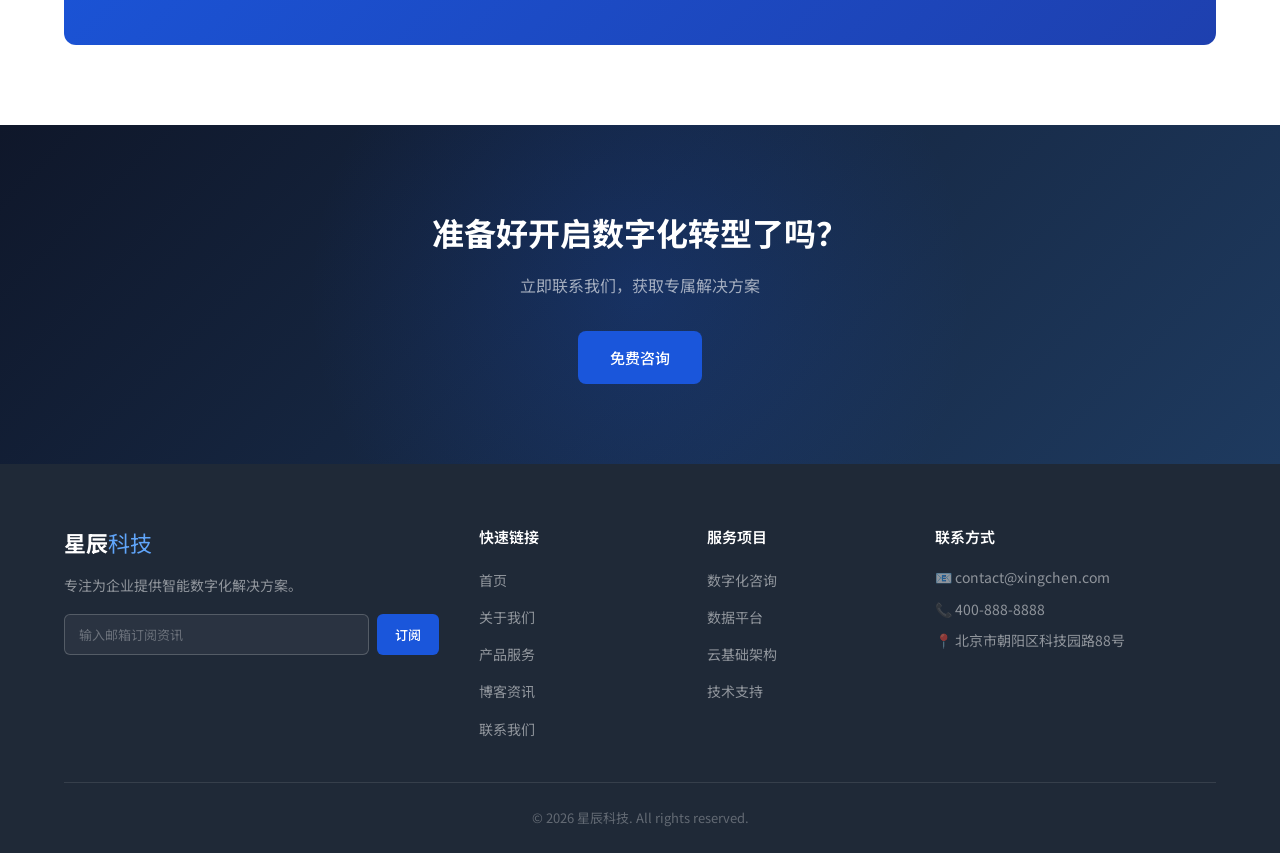
<file: blog.html>
<!DOCTYPE html>
<html lang="zh-CN">
<head>
    <meta charset="UTF-8">
    <meta name="viewport" content="width=device-width, initial-scale=1.0">
    <title>博客资讯 - 星辰科技</title>
    <meta name="description" content="星辰科技博客，分享数字化转型、AI技术、云计算等前沿科技资讯和行业洞察。">
    <link rel="stylesheet" href="css/style.css">
    <link href="https://fonts.googleapis.com/css2?family=Noto+Sans+SC:wght@300;400;500;700&display=swap" rel="stylesheet">
</head>
<body>
    <header class="header" id="header"><div class="container"><a href="index.html" class="logo">星辰<span>科技</span></a><nav class="nav" id="nav"><ul><li><a href="index.html">首页</a></li><li><a href="about.html">关于我们</a></li><li><a href="services.html">产品服务</a></li><li><a href="blog.html" class="active">博客资讯</a></li><li><a href="contact.html">联系我们</a></li></ul></nav><button class="theme-toggle" id="themeToggle">🌙</button><button class="menu-toggle" id="menuToggle"><span></span><span></span><span></span></button></div></header>
    <section class="page-hero"><div class="container"><h1>博客资讯</h1><p>前沿科技洞察，数字化转型实践分享</p></div></section>
    <section class="blog-section"><div class="container"><div class="blog-grid"><article class="blog-card"><div class="blog-card-image"><div class="blog-img-bg" style="background:linear-gradient(135deg,#1a56db,#3b82f6);height:100%"><svg viewBox="0 0 200 120" fill="none" style="width:160px;height:100px"><path d="M20 60 Q 50 10, 100 50 T 180 60" stroke="rgba(255,255,255,0.6)" stroke-width="2" fill="none"/><circle cx="60" cy="40" r="12" stroke="rgba(255,255,255,0.8)" stroke-width="1.5" fill="none"/></svg></div><span class="blog-category">AI趋势</span></div><div class="blog-card-body"><div class="blog-card-meta"><span>📅 2026-06-18</span><span>👁️ 1.2k 阅读</span></div><h3>2026年企业AI应用趋势：从实验到规模化落地的关键路径</h3><p>大模型技术日臻成熟，企业如何将AI从PoC阶段推向全面生产部署？本文分享五个关键策略。</p><a href="#" class="blog-read-more">阅读全文 →</a></div></article>
    <article class="blog-card"><div class="blog-card-image"><div class="blog-img-bg" style="background:linear-gradient(135deg,#059669,#10b981);height:100%"><svg viewBox="0 0 200 120" fill="none" style="width:160px;height:100px"><rect x="30" y="30" width="140" height="70" rx="8" stroke="rgba(255,255,255,0.6)" stroke-width="1.5"/></svg></div><span class="blog-category">数据中台</span></div><div class="blog-card-body"><div class="blog-card-meta"><span>📅 2026-06-10</span><span>👁️ 980 阅读</span></div><h3>数据中台建设避坑指南：五个常见错误及应对方案</h3><p>数据中台建设失败率高达60%，问题往往出在规划和执行层面。本文总结最常见的五个坑及解决方案。</p><a href="#" class="blog-read-more">阅读全文 →</a></div></article>
    <article class="blog-card"><div class="blog-card-image"><div class="blog-img-bg" style="background:linear-gradient(135deg,#7c3aed,#8b5cf6);height:100%"><svg viewBox="0 0 200 120" fill="none" style="width:160px;height:100px"><circle cx="100" cy="55" r="35" stroke="rgba(255,255,255,0.6)" stroke-width="1.5"/></svg></div><span class="blog-category">云原生</span></div><div class="blog-card-body"><div class="blog-card-meta"><span>📅 2026-06-05</span><span>👁️ 1.5k 阅读</span></div><h3>Kubernetes成本优化实战：从月耗百万到精准控费的进化之路</h3><p>在容器化全面铺开的今天，K8s集群成本管控成为痛点。分享我们为客户实现的成本优化方法论。</p><a href="#" class="blog-read-more">阅读全文 →</a></div></article>
    <article class="blog-card"><div class="blog-card-image"><div class="blog-img-bg" style="background:linear-gradient(135deg,#dc2626,#ef4444);height:100%"><svg viewBox="0 0 200 120" fill="none" style="width:160px;height:100px"><rect x="25" y="20" width="150" height="80" rx="6" stroke="rgba(255,255,255,0.6)" stroke-width="1.5"/></svg></div><span class="blog-category">安全合规</span></div><div class="blog-card-body"><div class="blog-card-meta"><span>📅 2026-05-28</span><span>👁️ 860 阅读</span></div><h3>信创环境下企业系统迁移：国产化替代的完整技术方案</h3><p>信创政策加速推进，金融、政务等行业面临紧迫的国产化迁移需求。详解从评估到上线的全流程。</p><a href="#" class="blog-read-more">阅读全文 →</a></div></article>
    <article class="blog-card"><div class="blog-card-image"><div class="blog-img-bg" style="background:linear-gradient(135deg,#ca8a04,#eab308);height:100%"><svg viewBox="0 0 200 120" fill="none" style="width:160px;height:100px"><rect x="20" y="30" width="50" height="60" rx="4" stroke="rgba(255,255,255,0.6)" stroke-width="1.5"/></svg></div><span class="blog-category">行业实践</span></div><div class="blog-card-body"><div class="blog-card-meta"><span>📅 2026-05-20</span><span>👁️ 2.1k 阅读</span></div><h3>制造业数字化转型深度案例：年产值百亿工厂的智能化升级之路</h3><p>历时18个月，我们帮助一家大型制造企业完成了从传统车间到智能工厂的全面转型。</p><a href="#" class="blog-read-more">阅读全文 →</a></div></article>
    <article class="blog-card"><div class="blog-card-image"><div class="blog-img-bg" style="background:linear-gradient(135deg,#0e7490,#06b6d4);height:100%"><svg viewBox="0 0 200 120" fill="none" style="width:160px;height:100px"><circle cx="60" cy="60" r="25" stroke="rgba(255,255,255,0.6)" stroke-width="1.5"/></svg></div><span class="blog-category">技术前沿</span></div><div class="blog-card-body"><div class="blog-card-meta"><span>📅 2026-05-12</span><span>👁️ 1.8k 阅读</span></div><h3>边缘计算+AI：下一代工业物联网架构的设计思考</h3><p>当AI推理下沉到边缘节点，工业场景的数据处理时延从秒级降到毫秒级。探讨架构设计核心要点。</p><a href="#" class="blog-read-more">阅读全文 →</a></div></article></div>
    <div class="blog-newsletter"><h2>订阅我们的技术洞察</h2><p>每周获取最新的数字化转型洞察、技术深度文章和行业分析报告</p><form class="newsletter-form" onsubmit="return false;"><input type="email" placeholder="请输入您的邮箱地址"><button type="submit" class="btn">立即订阅</button></form></div></div></section>
    <section class="cta"><div class="container"><h2>准备好开启数字化转型了吗？</h2><p>立即联系我们，获取专属解决方案</p><a href="contact.html" class="btn btn-primary">免费咨询</a></div></section>
    <footer class="footer"><div class="container"><div class="footer-grid"><div class="footer-brand"><a href="index.html" class="footer-logo">星辰<span>科技</span></a><p>专注为企业提供智能数字化解决方案。</p><form class="footer-newsletter" onsubmit="return false;"><input type="email" placeholder="输入邮箱订阅资讯"><button type="submit">订阅</button></form></div><div class="footer-links"><h4>快速链接</h4><ul><li><a href="index.html">首页</a></li><li><a href="about.html">关于我们</a></li><li><a href="services.html">产品服务</a></li><li><a href="blog.html">博客资讯</a></li><li><a href="contact.html">联系我们</a></li></ul></div><div class="footer-links"><h4>服务项目</h4><ul><li><a href="services.html">数字化咨询</a></li><li><a href="services.html">数据平台</a></li><li><a href="services.html">云基础架构</a></li><li><a href="services.html">技术支持</a></li></ul></div><div class="footer-contact"><h4>联系方式</h4><p>📧 contact@xingchen.com</p><p>📞 400-888-8888</p><p>📍 北京市朝阳区科技园路88号</p></div></div><div class="footer-bottom"><p>&copy; 2026 星辰科技. All rights reserved.</p></div></div></footer>
    <script src="js/main.js"></script>
    <button class="back-to-top" id="backToTop">↑</button>
    <div class="chat-widget"><button class="chat-toggle" id="chatToggle">💬<span class="chat-dot"></span></button><div class="chat-panel" id="chatPanel"><div class="chat-header"><div class="chat-header-avatar">🤖</div><div class="chat-header-info"><h4>智能助手 · 小星</h4><span>在线 · 秒级响应</span></div></div><div class="chat-body" id="chatBody"><div class="chat-message bot">您好！👋 有什么可以帮您的？</div></div><div class="chat-quick-replies"><button class="chat-quick-btn">服务方案</button><button class="chat-quick-btn">价格咨询</button><button class="chat-quick-btn">成功案例</button><button class="chat-quick-btn">联系方式</button></div><div class="chat-input-area"><input type="text" id="chatInput" placeholder="输入您的问题..."><button class="chat-send-btn" id="chatSend">➤</button></div></div></div>
</body>
</html>
</file>
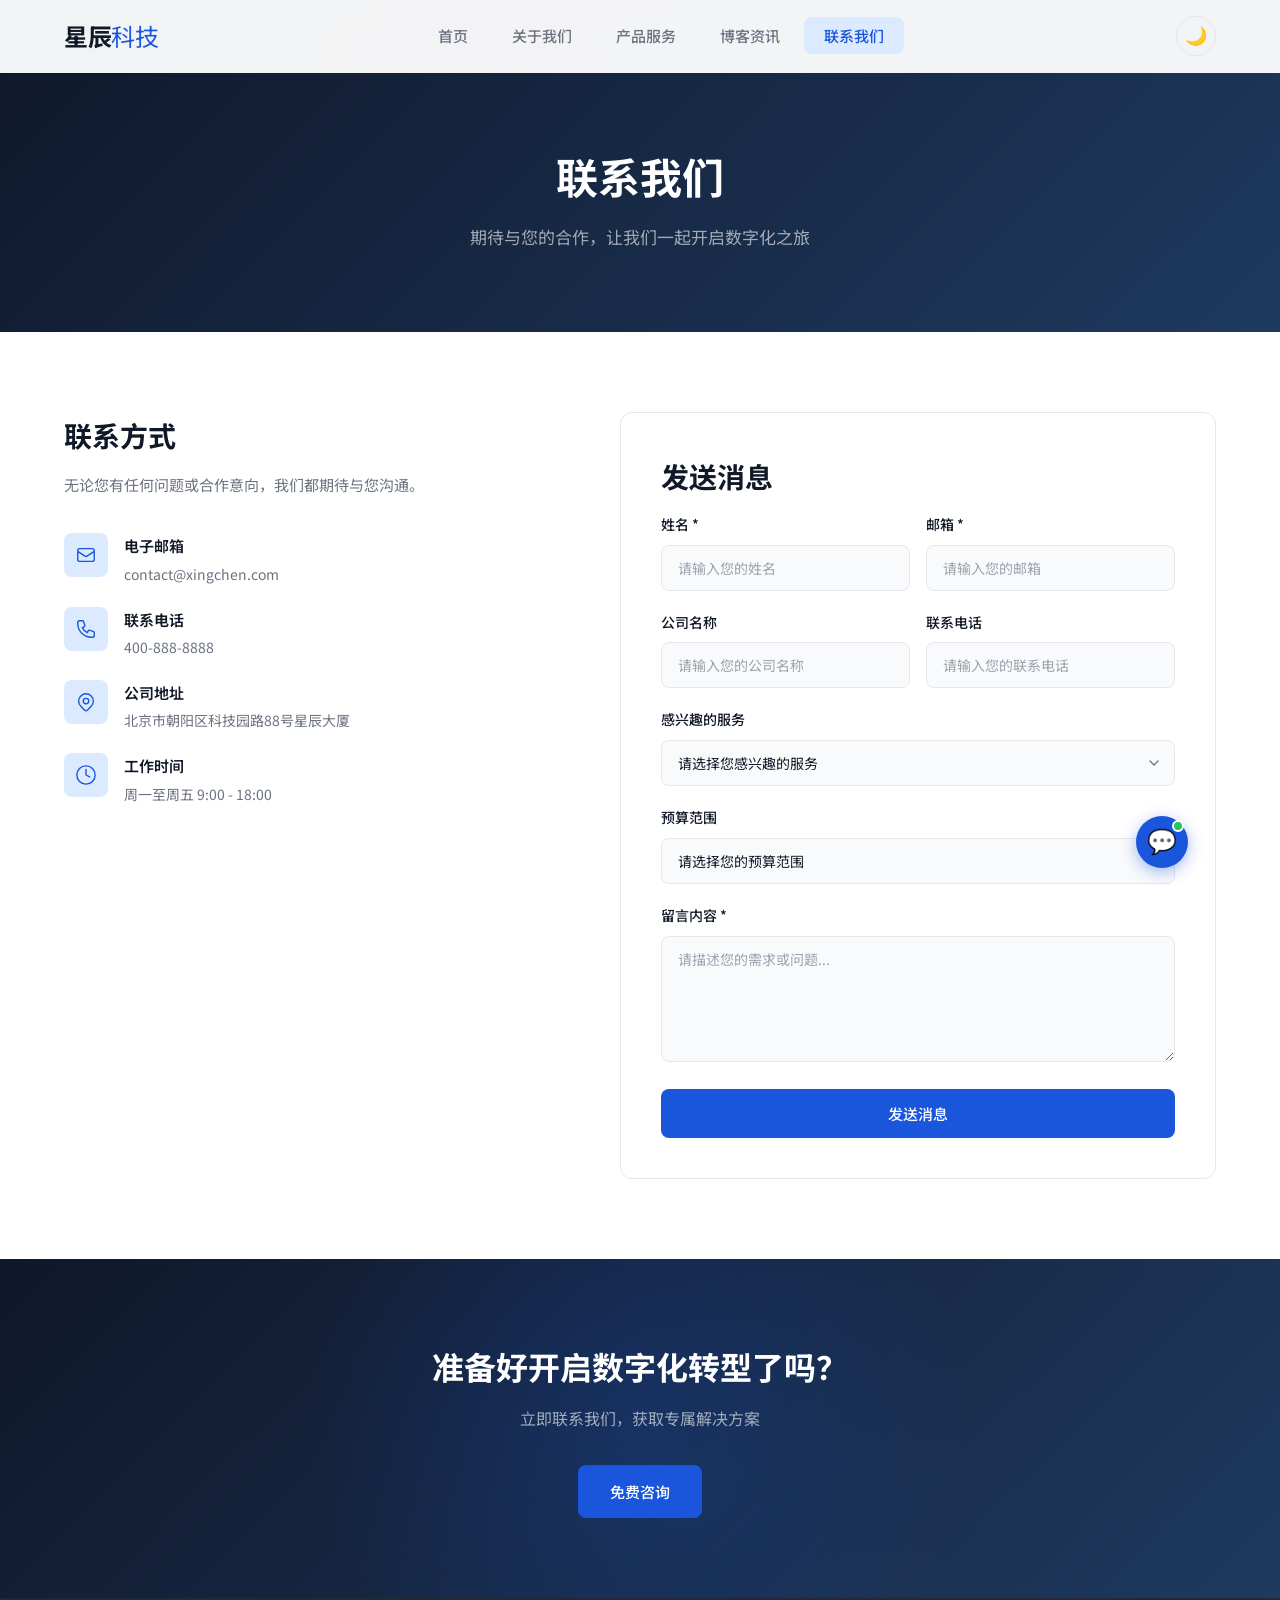
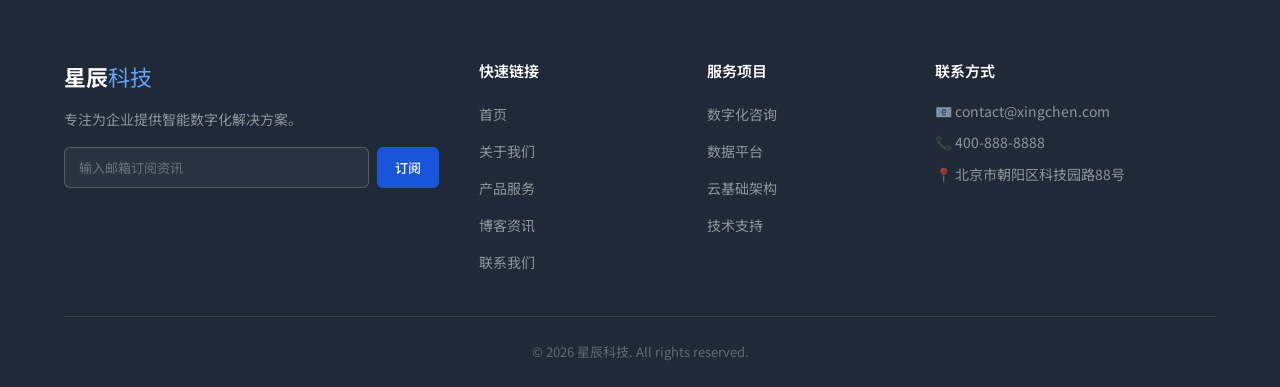
<file: contact.html>
<!DOCTYPE html>
<html lang="zh-CN">
<head>
    <meta charset="UTF-8">
    <meta name="viewport" content="width=device-width, initial-scale=1.0">
    <title>联系我们 - 星辰科技</title>
    <meta name="description" content="联系星辰科技，获取专业的数字化解决方案咨询服务。">
    <link rel="stylesheet" href="css/style.css">
    <link href="https://fonts.googleapis.com/css2?family=Noto+Sans+SC:wght@300;400;500;700&display=swap" rel="stylesheet">
</head>
<body>
    <header class="header" id="header"><div class="container"><a href="index.html" class="logo">星辰<span>科技</span></a><nav class="nav" id="nav"><ul><li><a href="index.html">首页</a></li><li><a href="about.html">关于我们</a></li><li><a href="services.html">产品服务</a></li><li><a href="blog.html">博客资讯</a></li><li><a href="contact.html" class="active">联系我们</a></li></ul></nav><button class="theme-toggle" id="themeToggle">🌙</button><button class="menu-toggle" id="menuToggle"><span></span><span></span><span></span></button></div></header>
    <section class="page-hero"><div class="container"><h1>联系我们</h1><p>期待与您的合作，让我们一起开启数字化之旅</p></div></section>
    <section class="contact-section"><div class="container"><div class="contact-grid"><div class="contact-info"><h2>联系方式</h2><p class="contact-intro">无论您有任何问题或合作意向，我们都期待与您沟通。</p><div class="contact-info-items"><div class="contact-info-item"><div class="contact-icon"><svg viewBox="0 0 24 24" fill="none"><path d="M3 8l7.89 5.26a2 2 0 002.22 0L21 8M5 19h14a2 2 0 002-2V7a2 2 0 00-2-2H5a2 2 0 00-2 2v10a2 2 0 002 2z" stroke="currentColor" stroke-width="1.5" stroke-linecap="round" stroke-linejoin="round"/></svg></div><div><h4>电子邮箱</h4><p>contact@xingchen.com</p></div></div><div class="contact-info-item"><div class="contact-icon"><svg viewBox="0 0 24 24" fill="none"><path d="M3 5a2 2 0 012-2h3.28a1 1 0 01.948.684l1.498 4.493a1 1 0 01-.502 1.21l-2.257 1.13a11.042 11.042 0 005.516 5.516l1.13-2.257a1 1 0 011.21-.502l4.493 1.498a1 1 0 01.684.949V19a2 2 0 01-2 2h-1C9.716 21 3 14.284 3 6V5z" stroke="currentColor" stroke-width="1.5" stroke-linecap="round" stroke-linejoin="round"/></svg></div><div><h4>联系电话</h4><p>400-888-8888</p></div></div><div class="contact-info-item"><div class="contact-icon"><svg viewBox="0 0 24 24" fill="none"><path d="M17.657 16.657L13.414 20.9a1.998 1.998 0 01-2.827 0l-4.244-4.243a8 8 0 1111.314 0z" stroke="currentColor" stroke-width="1.5" stroke-linecap="round" stroke-linejoin="round"/><path d="M15 11a3 3 0 11-6 0 3 3 0 016 0z" stroke="currentColor" stroke-width="1.5"/></svg></div><div><h4>公司地址</h4><p>北京市朝阳区科技园路88号星辰大厦</p></div></div><div class="contact-info-item"><div class="contact-icon"><svg viewBox="0 0 24 24" fill="none"><circle cx="12" cy="12" r="10" stroke="currentColor" stroke-width="1.5"/><path d="M12 6v6l4 2" stroke="currentColor" stroke-width="1.5" stroke-linecap="round" stroke-linejoin="round"/></svg></div><div><h4>工作时间</h4><p>周一至周五 9:00 - 18:00</p></div></div></div></div>
    <div class="contact-form-wrapper"><h2>发送消息</h2><form class="contact-form" id="contactForm"><div class="form-row"><div class="form-group"><label for="name">姓名 *</label><input type="text" id="name" name="name" placeholder="请输入您的姓名" required></div><div class="form-group"><label for="email">邮箱 *</label><input type="email" id="email" name="email" placeholder="请输入您的邮箱" required></div></div><div class="form-row"><div class="form-group"><label for="company">公司名称</label><input type="text" id="company" name="company" placeholder="请输入您的公司名称"></div><div class="form-group"><label for="phone">联系电话</label><input type="tel" id="phone" name="phone" placeholder="请输入您的联系电话"></div></div><div class="form-group"><label for="service">感兴趣的服务</label><select id="service" name="service"><option value="">请选择您感兴趣的服务</option><option value="consulting">企业数字化咨询</option><option value="platform">智能数据平台</option><option value="cloud">云计算与基础架构</option><option value="support">技术运维与支持</option><option value="other">其他</option></select></div><div class="form-group"><label for="budget">预算范围</label><select id="budget" name="budget"><option value="">请选择您的预算范围</option><option value="10w">10万以内</option><option value="10-50w">10万 - 50万</option><option value="50-100w">50万 - 100万</option><option value="100-500w">100万 - 500万</option><option value="500w+">500万以上</option></select></div><div class="form-group"><label for="message">留言内容 *</label><textarea id="message" name="message" rows="5" placeholder="请描述您的需求或问题..." required></textarea></div><button type="submit" class="btn btn-primary btn-block">发送消息</button></form><div class="form-success" id="formSuccess" style="display:none"><div class="success-icon">✓</div><h3>消息已发送！</h3><p>感谢您的留言，我们将在24小时内与您联系。</p></div></div></div></div></section>
    <section class="cta"><div class="container"><h2>准备好开启数字化转型了吗？</h2><p>立即联系我们，获取专属解决方案</p><a href="contact.html" class="btn btn-primary">免费咨询</a></div></section>
    <footer class="footer"><div class="container"><div class="footer-grid"><div class="footer-brand"><a href="index.html" class="footer-logo">星辰<span>科技</span></a><p>专注为企业提供智能数字化解决方案。</p><form class="footer-newsletter" onsubmit="return false;"><input type="email" placeholder="输入邮箱订阅资讯"><button type="submit">订阅</button></form></div><div class="footer-links"><h4>快速链接</h4><ul><li><a href="index.html">首页</a></li><li><a href="about.html">关于我们</a></li><li><a href="services.html">产品服务</a></li><li><a href="blog.html">博客资讯</a></li><li><a href="contact.html">联系我们</a></li></ul></div><div class="footer-links"><h4>服务项目</h4><ul><li><a href="services.html">数字化咨询</a></li><li><a href="services.html">数据平台</a></li><li><a href="services.html">云基础架构</a></li><li><a href="services.html">技术支持</a></li></ul></div><div class="footer-contact"><h4>联系方式</h4><p>📧 contact@xingchen.com</p><p>📞 400-888-8888</p><p>📍 北京市朝阳区科技园路88号</p></div></div><div class="footer-bottom"><p>&copy; 2026 星辰科技. All rights reserved.</p></div></div></footer>
    <script src="js/main.js"></script>
    <button class="back-to-top" id="backToTop">↑</button>
    <div class="chat-widget"><button class="chat-toggle" id="chatToggle">💬<span class="chat-dot"></span></button><div class="chat-panel" id="chatPanel"><div class="chat-header"><div class="chat-header-avatar">🤖</div><div class="chat-header-info"><h4>智能助手 · 小星</h4><span>在线 · 秒级响应</span></div></div><div class="chat-body" id="chatBody"><div class="chat-message bot">您好！👋 有什么可以帮您的？</div></div><div class="chat-quick-replies"><button class="chat-quick-btn">服务方案</button><button class="chat-quick-btn">价格咨询</button><button class="chat-quick-btn">成功案例</button><button class="chat-quick-btn">联系方式</button></div><div class="chat-input-area"><input type="text" id="chatInput" placeholder="输入您的问题..."><button class="chat-send-btn" id="chatSend">➤</button></div></div></div>
</body>
</html>
</file>
<file: css/style.css>
/* ========== Reset & Base ========== */
*, *::before, *::after {
    margin: 0;
    padding: 0;
    box-sizing: border-box;
}

:root {
    --primary: #1a56db;
    --primary-dark: #1e40af;
    --primary-light: #dbeafe;
    --dark: #111827;
    --dark-2: #1f2937;
    --gray: #6b7280;
    --gray-light: #9ca3af;
    --gray-bg: #f9fafb;
    --white: #ffffff;
    --border: #e5e7eb;
    --radius: 8px;
    --radius-lg: 12px;
    --shadow: 0 1px 3px rgba(0,0,0,0.08), 0 1px 2px rgba(0,0,0,0.06);
    --shadow-md: 0 4px 6px rgba(0,0,0,0.07), 0 2px 4px rgba(0,0,0,0.06);
    --shadow-lg: 0 10px 25px rgba(0,0,0,0.08), 0 4px 10px rgba(0,0,0,0.05);
    --transition: 0.3s ease;
}

html { scroll-behavior: smooth; }

body {
    font-family: 'Noto Sans SC', -apple-system, BlinkMacSystemFont, 'Segoe UI', sans-serif;
    color: var(--dark);
    line-height: 1.7;
    background: var(--white);
    -webkit-font-smoothing: antialiased;
}

a { text-decoration: none; color: inherit; }
ul { list-style: none; }
img { max-width: 100%; display: block; }

.container {
    max-width: 1200px;
    margin: 0 auto;
    padding: 0 24px;
}

/* ========== Header ========== */
.header {
    position: fixed;
    top: 0;
    left: 0;
    width: 100%;
    z-index: 1000;
    background: rgba(255, 255, 255, 0.95);
    backdrop-filter: blur(10px);
    border-bottom: 1px solid transparent;
    transition: all var(--transition);
}

.header.scrolled {
    border-bottom-color: var(--border);
    box-shadow: var(--shadow);
}

.header .container {
    display: flex;
    justify-content: space-between;
    align-items: center;
    height: 72px;
}

.logo {
    font-size: 24px;
    font-weight: 700;
    color: var(--dark);
    letter-spacing: -0.5px;
}

.logo span { color: var(--primary); font-weight: 400; }

.nav ul { display: flex; gap: 4px; }

.nav a {
    padding: 8px 20px;
    font-size: 15px;
    font-weight: 500;
    color: var(--gray);
    border-radius: var(--radius);
    transition: all var(--transition);
}

.nav a:hover { color: var(--dark); background: var(--gray-bg); }
.nav a.active { color: var(--primary); background: var(--primary-light); }

/* Menu Toggle */
.menu-toggle {
    display: none;
    flex-direction: column;
    gap: 5px;
    background: none;
    border: none;
    cursor: pointer;
    padding: 4px;
    z-index: 1001;
}

.menu-toggle span {
    display: block;
    width: 24px;
    height: 2px;
    background: var(--dark);
    border-radius: 2px;
    transition: all var(--transition);
}

.menu-toggle.active span:nth-child(1) { transform: rotate(45deg) translate(5px, 5px); }
.menu-toggle.active span:nth-child(2) { opacity: 0; }
.menu-toggle.active span:nth-child(3) { transform: rotate(-45deg) translate(5px, -5px); }

/* ========== Hero ========== */
.hero {
    position: relative;
    min-height: 100vh;
    display: flex;
    align-items: center;
    background: linear-gradient(135deg, #0f172a 0%, #1e3a5f 50%, #0f172a 100%);
    overflow: hidden;
}

.hero::before {
    content: '';
    position: absolute;
    top: -50%;
    right: -20%;
    width: 800px;
    height: 800px;
    background: radial-gradient(circle, rgba(26,86,219,0.15) 0%, transparent 70%);
    border-radius: 50%;
    animation: float 8s ease-in-out infinite;
}

.hero::after {
    content: '';
    position: absolute;
    bottom: -30%;
    left: -10%;
    width: 600px;
    height: 600px;
    background: radial-gradient(circle, rgba(26,86,219,0.1) 0%, transparent 70%);
    border-radius: 50%;
    animation: float 10s ease-in-out infinite reverse;
}

@keyframes float {
    0%, 100% { transform: translateY(0); }
    50% { transform: translateY(-30px); }
}

.hero-overlay {
    position: absolute;
    inset: 0;
    background: radial-gradient(circle at 30% 40%, rgba(26,86,219,0.08) 0%, transparent 50%), radial-gradient(circle at 70% 60%, rgba(59,130,246,0.05) 0%, transparent 50%);
}

.hero-particles {
    position: absolute;
    top: 0;
    left: 0;
    width: 100%;
    height: 100%;
    z-index: 1;
    pointer-events: none;
    opacity: 0.6;
}

.hero .container { position: relative; z-index: 2; }

.hero-content {
    max-width: 680px;
    padding: 120px 0;
    opacity: 0;
    transform: translateY(40px);
    animation: heroReveal 1s ease 0.3s forwards;
}

@keyframes heroReveal {
    to { opacity: 1; transform: translateY(0); }
}

.hero-title {
    font-size: 56px;
    font-weight: 700;
    color: var(--white);
    line-height: 1.2;
    margin-bottom: 24px;
    letter-spacing: -1px;
}

.hero-subtitle {
    font-size: 18px;
    color: rgba(255, 255, 255, 0.7);
    margin-bottom: 40px;
    line-height: 1.8;
}

.hero-buttons { display: flex; gap: 16px; flex-wrap: wrap; }

.btn {
    display: inline-flex;
    align-items: center;
    justify-content: center;
    padding: 14px 32px;
    font-size: 15px;
    font-weight: 500;
    border-radius: var(--radius);
    transition: all var(--transition);
    cursor: pointer;
    border: none;
    font-family: inherit;
}

.btn-primary { background: var(--primary); color: var(--white); }

.btn-primary:hover {
    background: var(--primary-dark);
    transform: translateY(-2px);
    box-shadow: 0 8px 20px rgba(26,86,219,0.45);
}

.btn-outline { background: transparent; color: var(--white); border: 1.5px solid rgba(255, 255, 255, 0.3); }
.btn-outline:hover { border-color: var(--white); background: rgba(255, 255, 255, 0.05); }

.btn-outline-dark { background: transparent; color: var(--dark); border: 1.5px solid var(--border); }
.btn-outline-dark:hover { border-color: var(--primary); color: var(--primary); background: var(--primary-light); }

.btn-block { width: 100%; }

/* Hero Scroll Indicator */
.hero-scroll {
    position: absolute;
    bottom: 40px;
    left: 50%;
    transform: translateX(-50%);
    display: flex;
    flex-direction: column;
    align-items: center;
    gap: 8px;
    z-index: 2;
}

.hero-scroll span { font-size: 12px; color: rgba(255, 255, 255, 0.4); text-transform: uppercase; letter-spacing: 2px; }

.scroll-indicator {
    width: 1px;
    height: 40px;
    background: linear-gradient(to bottom, rgba(255,255,255,0.5), transparent);
    animation: scrollAnim 2s ease-in-out infinite;
}

@keyframes scrollAnim {
    0%, 100% { transform: scaleY(1); transform-origin: top; }
    50% { transform: scaleY(0.5); transform-origin: top; }
}

/* ========== Page Hero ========== */
.page-hero {
    background: linear-gradient(135deg, #0f172a 0%, #1e3a5f 100%);
    padding: 140px 0 80px;
    text-align: center;
}

.page-hero h1 { font-size: 42px; font-weight: 700; color: var(--white); margin-bottom: 12px; }
.page-hero p { font-size: 17px; color: rgba(255, 255, 255, 0.6); }

/* ========== Section Header ========== */
.section-header { text-align: center; margin-bottom: 60px; }

.section-title { font-size: 36px; font-weight: 700; color: var(--dark); margin-bottom: 12px; letter-spacing: -0.5px; }
.section-desc { font-size: 16px; color: var(--gray); }

/* ========== Clients Marquee ========== */
.clients { padding: 60px 0; background: var(--white); border-bottom: 1px solid var(--border); overflow: hidden; }

.clients-title { text-align: center; font-size: 15px; color: var(--gray); margin-bottom: 32px; }
.clients-title strong { color: var(--primary); font-weight: 700; }

.clients-marquee {
    position: relative;
    overflow: hidden;
    mask-image: linear-gradient(to right, transparent 0%, black 15%, black 85%, transparent 100%);
    -webkit-mask-image: linear-gradient(to right, transparent 0%, black 15%, black 85%, transparent 100%);
}

.marquee-track { display: flex; gap: 60px; animation: marquee 30s linear infinite; width: max-content; }

.client-logo {
    font-size: 18px;
    font-weight: 600;
    color: var(--gray-light);
    white-space: nowrap;
    transition: color var(--transition);
}
.client-logo:hover { color: var(--primary); }

@keyframes marquee {
    0% { transform: translateX(0); }
    100% { transform: translateX(-50%); }
}

/* ========== Features ========== */
.features { padding: 100px 0; background: var(--white); }
.features-grid { display: grid; grid-template-columns: repeat(4, 1fr); gap: 24px; }

.feature-card {
    padding: 40px 28px;
    border: 1px solid var(--border);
    border-radius: var(--radius-lg);
    transition: all var(--transition);
    background: var(--white);
    opacity: 0;
    transform: translateY(30px);
}

.feature-card.animated { opacity: 1; transform: translateY(0); }

.feature-card:hover {
    transform: translateY(-8px) scale(1.02);
    box-shadow: var(--shadow-lg), 0 0 40px rgba(26,86,219,0.08);
    border-color: transparent;
}

.feature-icon { width: 48px; height: 48px; color: var(--primary); margin-bottom: 20px; transition: transform var(--transition); }
.feature-card:hover .feature-icon { transform: scale(1.1) rotate(5deg); }
.feature-icon svg { width: 100%; height: 100%; }

.feature-card h3 { font-size: 18px; font-weight: 600; margin-bottom: 10px; color: var(--dark); }
.feature-card p { font-size: 14px; color: var(--gray); line-height: 1.7; }

/* ========== Stats ========== */
.stats { padding: 80px 0; background: var(--gray-bg); }
.stats-grid { display: grid; grid-template-columns: repeat(4, 1fr); gap: 40px; text-align: center; }

.stat-item {
    display: flex;
    flex-direction: column;
    align-items: center;
    padding: 20px;
    border-radius: var(--radius-lg);
    transition: all var(--transition);
}

.stat-item:hover { background: var(--white); box-shadow: var(--shadow); transform: translateY(-4px); }

.stat-number { font-size: 48px; font-weight: 700; color: var(--primary); line-height: 1; }
.stat-plus { font-size: 24px; font-weight: 600; color: var(--primary); margin-top: -4px; }
.stat-label { font-size: 15px; color: var(--gray); margin-top: 8px; }

/* ========== Services Preview ========== */
.services-preview { padding: 100px 0; background: var(--white); }
.services-grid { display: grid; grid-template-columns: repeat(3, 1fr); gap: 24px; }

.service-card {
    border: 1px solid var(--border);
    border-radius: var(--radius-lg);
    overflow: hidden;
    transition: all var(--transition);
    background: var(--white);
    opacity: 0;
    transform: translateY(30px);
}
.service-card.animated { opacity: 1; transform: translateY(0); }
.service-card:hover { box-shadow: var(--shadow-lg); transform: translateY(-6px); }
.service-card:hover .service-img-placeholder svg { transform: scale(1.05); }

.service-img-placeholder { background: var(--gray-bg); padding: 40px; display: flex; align-items: center; justify-content: center; color: var(--gray-light); transition: all var(--transition); }
.service-img-placeholder svg { width: 200px; height: 120px; transition: transform var(--transition); }
.service-info { padding: 28px; }
.service-info h3 { font-size: 18px; font-weight: 600; margin-bottom: 10px; color: var(--dark); }
.service-info p { font-size: 14px; color: var(--gray); margin-bottom: 16px; line-height: 1.7; }

.service-link { font-size: 14px; font-weight: 500; color: var(--primary); transition: all var(--transition); }
.service-link:hover { color: var(--primary-dark); padding-left: 4px; }

/* ========== Cases ========== */
.cases { padding: 100px 0; background: var(--gray-bg); }
.cases-grid { display: grid; grid-template-columns: repeat(3, 1fr); gap: 24px; }

.case-card { background: var(--white); border-radius: var(--radius-lg); padding: 32px; border: 1px solid var(--border); transition: all var(--transition); opacity: 0; transform: translateY(30px); }
.case-card.animated { opacity: 1; transform: translateY(0); }
.case-card:hover { transform: translateY(-8px); box-shadow: var(--shadow-lg); border-color: transparent; }

.case-tags { display: flex; gap: 8px; margin-bottom: 16px; }
.case-tags span { font-size: 12px; padding: 4px 10px; border-radius: 20px; background: var(--primary-light); color: var(--primary); font-weight: 500; }
.case-card h3 { font-size: 19px; font-weight: 600; margin-bottom: 12px; color: var(--dark); }
.case-card p { font-size: 14px; color: var(--gray); line-height: 1.7; margin-bottom: 20px; }
.case-stats { display: flex; gap: 20px; margin-bottom: 20px; }
.case-stats div { font-size: 14px; color: var(--gray); }
.case-stats strong { display: block; font-size: 22px; font-weight: 700; color: var(--primary); }
.case-link { font-size: 14px; font-weight: 500; color: var(--primary); transition: all var(--transition); }
.case-link:hover { color: var(--primary-dark); padding-left: 4px; }

/* ========== Testimonials ========== */
.testimonials { padding: 100px 0; background: var(--white); }
.testimonials-slider { position: relative; max-width: 800px; margin: 0 auto; overflow: hidden; }
.testimonials-track { display: flex; transition: transform 0.5s ease; }
.testimonial-card { min-width: 100%; padding: 40px 60px; text-align: center; }
.testimonial-rating { color: #f59e0b; font-size: 20px; margin-bottom: 16px; letter-spacing: 2px; }
.testimonial-text { font-size: 18px; color: var(--dark-2); line-height: 1.8; margin-bottom: 28px; font-style: italic; }
.testimonial-author { display: inline-flex; align-items: center; gap: 12px; }
.author-avatar { width: 48px; height: 48px; border-radius: 50%; background: var(--primary); color: var(--white); display: flex; align-items: center; justify-content: center; font-weight: 600; font-size: 18px; }
.testimonial-author strong { display: block; font-size: 16px; color: var(--dark); margin-bottom: 2px; }
.testimonial-author span { font-size: 13px; color: var(--gray); }
.testimonials-nav { display: flex; justify-content: center; align-items: center; gap: 20px; margin-top: 20px; }
.testimonial-btn { width: 44px; height: 44px; border-radius: 50%; border: 1px solid var(--border); background: var(--white); color: var(--dark); font-size: 20px; cursor: pointer; transition: all var(--transition); display: flex; align-items: center; justify-content: center; }
.testimonial-btn:hover { background: var(--primary); color: var(--white); border-color: var(--primary); }
.testimonial-dots { display: flex; gap: 8px; }
.testimonial-dots span { width: 10px; height: 10px; border-radius: 50%; background: var(--border); cursor: pointer; transition: all var(--transition); }
.testimonial-dots span.active { background: var(--primary); width: 28px; border-radius: 5px; }

/* ========== FAQ ========== */
.faq-section { padding: 100px 0; background: var(--gray-bg); }
.faq-grid { max-width: 800px; margin: 0 auto; display: flex; flex-direction: column; gap: 16px; }
.faq-item { background: var(--white); border: 1px solid var(--border); border-radius: var(--radius); overflow: hidden; transition: all var(--transition); }
.faq-item.active { box-shadow: var(--shadow); border-color: var(--primary); }
.faq-question { padding: 20px 24px; display: flex; justify-content: space-between; align-items: center; cursor: pointer; transition: all var(--transition); }
.faq-question:hover { background: var(--gray-bg); }
.faq-question h4 { font-size: 16px; font-weight: 500; color: var(--dark); }
.faq-icon { font-size: 20px; font-weight: 600; color: var(--primary); transition: transform var(--transition); width: 24px; height: 24px; display: flex; align-items: center; justify-content: center; }
.faq-item.active .faq-icon { transform: rotate(45deg); }
.faq-answer { max-height: 0; overflow: hidden; transition: max-height 0.4s ease, padding 0.4s ease; }
.faq-item.active .faq-answer { max-height: 200px; padding: 0 24px 20px; }
.faq-answer p { font-size: 14px; color: var(--gray); line-height: 1.7; }

/* ========== CTA ========== */
.cta { padding: 80px 0; background: linear-gradient(135deg, #0f172a 0%, #1e3a5f 100%); text-align: center; position: relative; overflow: hidden; }
.cta::before { content: ''; position: absolute; top: 0; left: 0; right: 0; bottom: 0; background: radial-gradient(circle at 50% 50%, rgba(26,86,219,0.2) 0%, transparent 50%); animation: pulseGlow 4s ease-in-out infinite; }
@keyframes pulseGlow { 0%, 100% { opacity: 0.5; transform: scale(1); } 50% { opacity: 1; transform: scale(1.1); } }
.cta .container { position: relative; z-index: 2; }
.cta h2 { font-size: 32px; color: var(--white); margin-bottom: 12px; font-weight: 700; }
.cta p { font-size: 16px; color: rgba(255, 255, 255, 0.6); margin-bottom: 32px; }

/* ========== About Page ========== */
.about-intro { padding: 80px 0; }
.about-intro-grid { display: grid; grid-template-columns: 1fr 1fr; gap: 60px; align-items: center; }
.about-intro-text h2 { font-size: 32px; font-weight: 700; margin-bottom: 20px; color: var(--dark); }
.about-intro-text p { font-size: 15px; color: var(--gray); line-height: 1.8; margin-bottom: 16px; }
.about-values { display: grid; grid-template-columns: 1fr 1fr; gap: 16px; margin-top: 28px; }
.value-item { padding: 20px; background: var(--gray-bg); border-radius: var(--radius); border-left: 3px solid var(--primary); }
.value-item h4 { font-size: 15px; font-weight: 600; color: var(--dark); margin-bottom: 6px; }
.value-item p { font-size: 13px; color: var(--gray); margin-bottom: 0; }
.about-intro-image .image-placeholder { background: var(--gray-bg); border-radius: var(--radius-lg); padding: 60px; display: flex; align-items: center; justify-content: center; color: var(--gray-light); transition: transform 0.5s ease; }
.about-intro-image .image-placeholder:hover { transform: scale(1.02); }
.about-intro-image .image-placeholder svg { width: 100%; max-width: 400px; }

/* Awards */
.awards-section { padding: 80px 0; background: var(--gray-bg); }
.awards-grid { display: grid; grid-template-columns: repeat(3, 1fr); gap: 24px; }
.award-card { background: var(--white); border-radius: var(--radius-lg); padding: 32px; border: 1px solid var(--border); transition: all var(--transition); position: relative; overflow: hidden; opacity: 0; transform: translateY(30px); }
.award-card.animated { opacity: 1; transform: translateY(0); }
.award-card::before { content: ''; position: absolute; top: 0; left: 0; width: 4px; height: 100%; background: var(--primary); transform: scaleY(0); transition: transform var(--transition); transform-origin: bottom; }
.award-card:hover { transform: translateY(-6px); box-shadow: var(--shadow-lg); }
.award-card:hover::before { transform: scaleY(1); }
.award-year { font-size: 13px; font-weight: 600; color: var(--primary); background: var(--primary-light); padding: 4px 12px; border-radius: 20px; display: inline-block; margin-bottom: 16px; }
.award-card h3 { font-size: 18px; font-weight: 600; margin-bottom: 8px; color: var(--dark); }
.award-card p { font-size: 14px; color: var(--gray); line-height: 1.6; }

/* Timeline */
.timeline-section { padding: 80px 0; background: var(--white); }
.timeline { position: relative; max-width: 800px; margin: 0 auto; }
.timeline::before { content: ''; position: absolute; left: 50%; top: 0; bottom: 0; width: 1px; background: var(--border); transform: translateX(-50%); }
.timeline-item { display: flex; align-items: flex-start; margin-bottom: 48px; position: relative; opacity: 0; transform: translateY(30px); }
.timeline-item.animated { opacity: 1; transform: translateY(0); }
.timeline-item:nth-child(odd) { flex-direction: row; }
.timeline-item:nth-child(even) { flex-direction: row-reverse; }
.timeline-dot { position: absolute; left: 50%; top: 8px; width: 12px; height: 12px; background: var(--primary); border-radius: 50%; transform: translateX(-50%); z-index: 2; box-shadow: 0 0 0 6px rgba(26,86,219,0.15); transition: all var(--transition); }
.timeline-item:hover .timeline-dot { transform: translateX(-50%) scale(1.3); box-shadow: 0 0 0 10px rgba(26,86,219,0.2); }
.timeline-content { width: 45%; padding: 24px; background: var(--white); border-radius: var(--radius-lg); box-shadow: var(--shadow); border: 1px solid var(--border); transition: all var(--transition); }
.timeline-item:nth-child(odd) .timeline-content { margin-right: auto; }
.timeline-item:nth-child(even) .timeline-content { margin-left: auto; }
.timeline-content:hover { box-shadow: var(--shadow-lg); transform: translateY(-2px); }
.timeline-year { display: inline-block; font-size: 13px; font-weight: 600; color: var(--primary); background: var(--primary-light); padding: 4px 12px; border-radius: 20px; margin-bottom: 8px; }
.timeline-content h3 { font-size: 18px; font-weight: 600; margin-bottom: 8px; color: var(--dark); }
.timeline-content p { font-size: 14px; color: var(--gray); line-height: 1.7; }

/* Culture */
.culture-section { padding: 80px 0; background: var(--gray-bg); }
.culture-grid { display: grid; grid-template-columns: repeat(4, 1fr); gap: 24px; }
.culture-card { text-align: center; padding: 40px 24px; background: var(--white); border-radius: var(--radius-lg); border: 1px solid var(--border); transition: all var(--transition); opacity: 0; transform: translateY(30px); }
.culture-card.animated { opacity: 1; transform: translateY(0); }
.culture-card:hover { transform: translateY(-8px); box-shadow: var(--shadow-lg); border-color: transparent; }
.culture-icon { font-size: 40px; margin-bottom: 16px; transition: transform var(--transition); }
.culture-card:hover .culture-icon { transform: scale(1.2); }
.culture-card h3 { font-size: 18px; font-weight: 600; margin-bottom: 8px; }
.culture-card p { font-size: 14px; color: var(--gray); line-height: 1.6; }

/* Team */
.team-section { padding: 80px 0; background: var(--white); }
.team-grid { display: grid; grid-template-columns: repeat(4, 1fr); gap: 24px; }
.team-card { text-align: center; padding: 40px 20px; border: 1px solid var(--border); border-radius: var(--radius-lg); transition: all var(--transition); opacity: 0; transform: translateY(30px); }
.team-card.animated { opacity: 1; transform: translateY(0); }
.team-card:hover { box-shadow: var(--shadow-lg); border-color: transparent; transform: translateY(-6px); }
.team-avatar { width: 100px; height: 100px; margin: 0 auto 20px; border-radius: 50%; background: var(--gray-bg); display: flex; align-items: center; justify-content: center; color: var(--gray-light); overflow: hidden; transition: all var(--transition); }
.team-card:hover .team-avatar { background: var(--primary-light); color: var(--primary); transform: scale(1.05); }
.team-avatar svg { width: 80px; height: 80px; }
.team-card h3 { font-size: 18px; font-weight: 600; margin-bottom: 4px; }
.team-role { display: block; font-size: 13px; color: var(--primary); font-weight: 500; margin-bottom: 12px; }
.team-card p { font-size: 13px; color: var(--gray); line-height: 1.6; }

/* Offices */
.offices-section { padding: 80px 0; background: var(--gray-bg); }
.offices-grid { display: grid; grid-template-columns: repeat(5, 1fr); gap: 20px; }
.office-card { background: var(--white); border-radius: var(--radius-lg); padding: 28px 20px; border: 1px solid var(--border); text-align: center; transition: all var(--transition); opacity: 0; transform: translateY(30px); }
.office-card.animated { opacity: 1; transform: translateY(0); }
.office-card:hover { transform: translateY(-6px); box-shadow: var(--shadow-lg); border-color: var(--primary); }
.office-card h3 { font-size: 17px; font-weight: 600; margin-bottom: 8px; color: var(--dark); }
.office-card p { font-size: 13px; color: var(--gray); line-height: 1.6; margin-bottom: 12px; }
.office-card span { font-size: 12px; color: var(--primary); background: var(--primary-light); padding: 4px 10px; border-radius: 20px; font-weight: 500; }

/* ========== Services Page ========== */
.services-detail { padding: 80px 0; }
.service-detail-item { display: grid; grid-template-columns: 1fr 1fr; gap: 60px; align-items: center; padding: 60px 0; border-bottom: 1px solid var(--border); opacity: 0; transform: translateY(30px); }
.service-detail-item.animated { opacity: 1; transform: translateY(0); }
.service-detail-item:last-child { border-bottom: none; padding-bottom: 0; }
.service-detail-item.reverse .service-detail-content { order: 2; }
.service-detail-item.reverse .service-detail-image { order: 1; }
.service-number { font-size: 64px; font-weight: 800; color: var(--primary-light); line-height: 1; display: block; margin-bottom: 8px; }
.service-detail-content h2 { font-size: 28px; font-weight: 700; margin-bottom: 16px; color: var(--dark); }
.service-desc { font-size: 15px; color: var(--gray); margin-bottom: 28px; line-height: 1.8; }
.service-features-list { display: flex; flex-direction: column; gap: 16px; }
.service-feature-item { display: flex; gap: 14px; align-items: flex-start; }
.check-icon { flex-shrink: 0; width: 24px; height: 24px; display: flex; align-items: center; justify-content: center; background: var(--primary-light); color: var(--primary); border-radius: 50%; font-size: 12px; font-weight: 700; margin-top: 2px; transition: all var(--transition); }
.service-feature-item:hover .check-icon { transform: scale(1.2); background: var(--primary); color: var(--white); }
.service-feature-item h4 { font-size: 15px; font-weight: 600; color: var(--dark); margin-bottom: 4px; }
.service-feature-item p { font-size: 13px; color: var(--gray); line-height: 1.6; }
.service-detail-image .image-placeholder { background: var(--gray-bg); border-radius: var(--radius-lg); padding: 60px; display: flex; align-items: center; justify-content: center; color: var(--gray-light); transition: transform 0.5s ease; }
.service-detail-image .image-placeholder:hover { transform: scale(1.02); }
.service-detail-image .image-placeholder svg { width: 100%; max-width: 400px; transition: transform 0.5s ease; }
.service-detail-image .image-placeholder:hover svg { transform: scale(1.05); }

/* Industries */
.industries-section { padding: 80px 0; background: var(--gray-bg); }
.industries-grid { display: grid; grid-template-columns: repeat(3, 1fr); gap: 24px; }
.industry-card { background: var(--white); border-radius: var(--radius-lg); padding: 32px; border: 1px solid var(--border); transition: all var(--transition); opacity: 0; transform: translateY(30px); }
.industry-card.animated { opacity: 1; transform: translateY(0); }
.industry-card:hover { transform: translateY(-6px); box-shadow: var(--shadow-lg); border-color: transparent; }
.industry-icon { width: 48px; height: 48px; color: var(--primary); margin-bottom: 16px; transition: transform var(--transition); }
.industry-card:hover .industry-icon { transform: scale(1.1) rotate(5deg); }
.industry-icon svg { width: 100%; height: 100%; }
.industry-card h3 { font-size: 18px; font-weight: 600; margin-bottom: 8px; color: var(--dark); }
.industry-card p { font-size: 14px; color: var(--gray); line-height: 1.7; }

/* Process */
.process-section { padding: 80px 0; background: var(--white); }
.process-grid { display: flex; align-items: center; justify-content: center; gap: 0; }
.process-step { text-align: center; padding: 30px 20px; opacity: 0; transform: translateY(30px); }
.process-step.animated { opacity: 1; transform: translateY(0); }
.process-number { width: 56px; height: 56px; border-radius: 50%; background: var(--primary); color: var(--white); display: flex; align-items: center; justify-content: center; font-size: 22px; font-weight: 700; margin: 0 auto 16px; transition: all var(--transition); box-shadow: 0 0 0 0 rgba(26,86,219,0.3); }
.process-step:hover .process-number { transform: scale(1.1); box-shadow: 0 0 0 12px rgba(26,86,219,0.15); }
.process-step h3 { font-size: 17px; font-weight: 600; margin-bottom: 8px; color: var(--dark); }
.process-step p { font-size: 13px; color: var(--gray); line-height: 1.6; max-width: 180px; margin: 0 auto; }
.process-arrow { font-size: 24px; color: var(--gray-light); padding: 0 12px; animation: arrowPulse 1.5s ease-in-out infinite; }
@keyframes arrowPulse { 0%, 100% { opacity: 0.5; transform: translateX(0); } 50% { opacity: 1; transform: translateX(5px); } }

/* Pricing */
.pricing-section { padding: 80px 0; background: var(--gray-bg); }
.pricing-grid { display: grid; grid-template-columns: repeat(3, 1fr); gap: 24px; align-items: start; }
.pricing-card { background: var(--white); border-radius: var(--radius-lg); padding: 40px 32px; border: 1px solid var(--border); text-align: center; transition: all var(--transition); position: relative; opacity: 0; transform: translateY(30px); }
.pricing-card.animated { opacity: 1; transform: translateY(0); }
.pricing-card:hover { transform: translateY(-8px); box-shadow: var(--shadow-lg); }
.pricing-card.featured { border-color: var(--primary); box-shadow: 0 0 0 2px var(--primary), var(--shadow-lg); transform: scale(1.05); }
.pricing-card.featured:hover { transform: scale(1.05) translateY(-8px); }
.pricing-badge { position: absolute; top: -12px; left: 50%; transform: translateX(-50%); background: var(--primary); color: var(--white); font-size: 12px; font-weight: 600; padding: 6px 16px; border-radius: 20px; }
.pricing-header h3 { font-size: 22px; font-weight: 700; margin-bottom: 8px; color: var(--dark); }
.pricing-desc { font-size: 14px; color: var(--gray); margin-bottom: 20px; }
.pricing-price { margin-bottom: 28px; }
.pricing-price span { font-size: 16px; color: var(--gray); }
.pricing-price strong { font-size: 42px; font-weight: 700; color: var(--dark); margin: 0 4px; }
.pricing-features { text-align: left; margin-bottom: 28px; }
.pricing-features li { font-size: 14px; color: var(--gray); padding: 10px 0; border-bottom: 1px solid var(--border); position: relative; padding-left: 24px; }
.pricing-features li::before { content: '\2713'; position: absolute; left: 0; color: var(--primary); font-weight: 700; }
.pricing-features li:last-child { border-bottom: none; }

/* ========== Contact Page ========== */
.contact-section { padding: 80px 0; }
.contact-grid { display: grid; grid-template-columns: 1fr 1.2fr; gap: 60px; }
.contact-info h2, .contact-form-wrapper h2 { font-size: 28px; font-weight: 700; margin-bottom: 12px; color: var(--dark); }
.contact-intro { font-size: 15px; color: var(--gray); margin-bottom: 36px; line-height: 1.7; }
.contact-info-items { display: flex; flex-direction: column; gap: 20px; }
.contact-info-item { display: flex; gap: 16px; align-items: flex-start; transition: transform var(--transition); }
.contact-info-item:hover { transform: translateX(8px); }
.contact-icon { flex-shrink: 0; width: 44px; height: 44px; background: var(--primary-light); border-radius: var(--radius); display: flex; align-items: center; justify-content: center; color: var(--primary); transition: all var(--transition); }
.contact-info-item:hover .contact-icon { background: var(--primary); color: var(--white); transform: scale(1.1); }
.contact-icon svg { width: 22px; height: 22px; }
.contact-info-item h4 { font-size: 15px; font-weight: 600; color: var(--dark); margin-bottom: 4px; }
.contact-info-item p { font-size: 14px; color: var(--gray); }
.contact-social { margin-top: 36px; padding-top: 36px; border-top: 1px solid var(--border); }
.contact-social h4 { font-size: 15px; font-weight: 600; margin-bottom: 16px; color: var(--dark); }
.social-links { display: flex; gap: 12px; }
.social-link { width: 40px; height: 40px; border-radius: 50%; background: var(--gray-bg); border: 1px solid var(--border); display: flex; align-items: center; justify-content: center; font-size: 14px; font-weight: 600; color: var(--gray); transition: all var(--transition); }
.social-link:hover { background: var(--primary); color: var(--white); border-color: var(--primary); transform: translateY(-3px); }

/* Contact Form */
.contact-form-wrapper { background: var(--white); border: 1px solid var(--border); border-radius: var(--radius-lg); padding: 40px; }
.form-row { display: grid; grid-template-columns: 1fr 1fr; gap: 16px; }
.form-group { margin-bottom: 20px; }
.form-group label { display: block; font-size: 14px; font-weight: 500; color: var(--dark); margin-bottom: 8px; }
.form-group input, .form-group select, .form-group textarea { width: 100%; padding: 12px 16px; font-size: 14px; font-family: inherit; color: var(--dark); background: var(--gray-bg); border: 1px solid var(--border); border-radius: var(--radius); transition: all var(--transition); outline: none; }
.form-group input:focus, .form-group select:focus, .form-group textarea:focus { border-color: var(--primary); box-shadow: 0 0 0 3px rgba(26,86,219,0.1); background: var(--white); }
.form-group input::placeholder, .form-group textarea::placeholder { color: var(--gray-light); }
.form-group textarea { resize: vertical; min-height: 120px; }
.form-group select { appearance: none; background-image: url("data:image/svg+xml,%3Csvg xmlns='http://www.w3.org/2000/svg' width='16' height='16' viewBox='0 0 24 24' fill='none' stroke='%236b7280' stroke-width='2' stroke-linecap='round' stroke-linejoin='round'%3E%3Cpath d='M6 9l6 6 6-6'/%3E%3C/svg%3E"); background-repeat: no-repeat; background-position: right 12px center; padding-right: 40px; cursor: pointer; }
.form-success { text-align: center; padding: 40px 20px; }
.success-icon { width: 64px; height: 64px; border-radius: 50%; background: #ecfdf5; color: #059669; display: flex; align-items: center; justify-content: center; font-size: 28px; margin: 0 auto 20px; animation: successPop 0.5s ease; }
@keyframes successPop { 0% { transform: scale(0); } 50% { transform: scale(1.1); } 100% { transform: scale(1); } }
.form-success h3 { font-size: 20px; font-weight: 600; color: var(--dark); margin-bottom: 8px; }
.form-success p { font-size: 14px; color: var(--gray); }

/* Map */
.map-section { padding: 0 0 80px; }
.map-placeholder { border-radius: var(--radius-lg); overflow: hidden; border: 1px solid var(--border); }
.map-placeholder svg { width: 100%; display: block; }

/* ========== Footer ========== */
.footer { background: var(--dark-2); color: var(--white); padding: 60px 0 0; }
.footer-grid { display: grid; grid-template-columns: 2fr 1fr 1fr 1.5fr; gap: 40px; padding-bottom: 40px; border-bottom: 1px solid rgba(255, 255, 255, 0.1); }
.footer-logo { font-size: 22px; font-weight: 700; color: var(--white); }
.footer-logo span { color: #60a5fa; font-weight: 400; }
.footer-brand p { font-size: 14px; color: rgba(255, 255, 255, 0.5); margin-top: 12px; line-height: 1.7; }
.footer-links h4 { font-size: 15px; font-weight: 600; margin-bottom: 16px; color: var(--white); }
.footer-links ul { display: flex; flex-direction: column; gap: 10px; }
.footer-links a { font-size: 14px; color: rgba(255, 255, 255, 0.5); transition: color var(--transition); }
.footer-links a:hover { color: var(--white); }
.footer-contact h4 { font-size: 15px; font-weight: 600; margin-bottom: 16px; color: var(--white); }
.footer-contact p { font-size: 14px; color: rgba(255, 255, 255, 0.5); margin-bottom: 8px; }
.footer-bottom { padding: 24px 0; text-align: center; }
.footer-bottom p { font-size: 13px; color: rgba(255, 255, 255, 0.3); }

/* ========== Animations ========== */
@keyframes fadeInUp { from { opacity: 0; transform: translateY(30px); } to { opacity: 1; transform: translateY(0); } }
.fade-in-up { animation: fadeInUp 0.6s ease forwards; }

/* ========== Responsive ========== */
@media (max-width: 1024px) {
    .features-grid, .team-grid, .culture-grid { grid-template-columns: repeat(2, 1fr); }
    .services-grid, .cases-grid, .industries-grid, .pricing-grid, .awards-grid { grid-template-columns: repeat(2, 1fr); }
    .stats-grid { grid-template-columns: repeat(2, 1fr); gap: 32px; }
    .footer-grid { grid-template-columns: 1fr 1fr; }
    .about-intro-grid { grid-template-columns: 1fr; gap: 40px; }
    .service-detail-item, .service-detail-item.reverse { grid-template-columns: 1fr; gap: 40px; }
    .service-detail-item.reverse .service-detail-content { order: 1; }
    .service-detail-item.reverse .service-detail-image { order: 2; }
    .contact-grid { grid-template-columns: 1fr; gap: 40px; }
    .process-grid { flex-wrap: wrap; gap: 20px; }
    .process-arrow { transform: rotate(90deg); }
    .offices-grid { grid-template-columns: repeat(3, 1fr); }
}

@media (max-width: 768px) {
    .header .container { height: 64px; }
    .menu-toggle { display: flex; }
    .nav { position: fixed; top: 0; right: -100%; width: 280px; height: 100vh; background: var(--white); box-shadow: var(--shadow-lg); padding: 80px 24px 24px; transition: right var(--transition); z-index: 1000; }
    .nav.active { right: 0; }
    .nav ul { flex-direction: column; gap: 4px; }
    .nav a { display: block; padding: 12px 16px; }
    .hero-title { font-size: 36px; }
    .hero-subtitle { font-size: 16px; }
    .hero-content { padding: 100px 0 60px; }
    .features-grid, .team-grid, .services-grid, .cases-grid, .industries-grid, .pricing-grid, .awards-grid, .culture-grid { grid-template-columns: 1fr; }
    .pricing-card.featured { transform: scale(1); }
    .pricing-card.featured:hover { transform: translateY(-8px); }
    .stats-grid { grid-template-columns: repeat(2, 1fr); }
    .stat-number { font-size: 36px; }
    .section-title { font-size: 28px; }
    .footer-grid { grid-template-columns: 1fr; gap: 32px; }
    .form-row { grid-template-columns: 1fr; }
    .timeline::before { left: 20px; }
    .timeline-item, .timeline-item:nth-child(even) { flex-direction: row; }
    .timeline-dot { left: 20px; }
    .timeline-content { width: calc(100% - 52px); margin-left: 52px !important; }
    .contact-form-wrapper { padding: 24px; }
    .process-grid { flex-direction: column; }
    .process-arrow { transform: rotate(90deg); }
    .offices-grid { grid-template-columns: 1fr 1fr; }
    .testimonial-card { padding: 30px 20px; }
    .testimonial-text { font-size: 16px; }
}

@media (max-width: 480px) {
    .hero-title { font-size: 30px; }
    .hero-buttons { flex-direction: column; }
    .hero-buttons .btn { width: 100%; }
    .stats-grid { grid-template-columns: 1fr 1fr; gap: 24px; }
    .about-values { grid-template-columns: 1fr; }
    .offices-grid { grid-template-columns: 1fr; }
    .case-stats { flex-direction: column; gap: 8px; }
}

/* ========== DARK MODE ========== */
[data-theme="dark"] { --primary: #3b82f6; --primary-dark: #2563eb; --primary-light: #1e3a5f; --dark: #f1f5f9; --dark-2: #0f172a; --gray: #94a3b8; --gray-light: #64748b; --gray-bg: #1e293b; --white: #0f172a; --border: #334155; --shadow: 0 1px 3px rgba(0,0,0,0.3); --shadow-md: 0 4px 6px rgba(0,0,0,0.4); --shadow-lg: 0 10px 25px rgba(0,0,0,0.5); }
[data-theme="dark"] body { color: #f1f5f9; background: #0f172a; }
[data-theme="dark"] .header { background: rgba(15, 23, 42, 0.95); }
[data-theme="dark"] .header.scrolled { box-shadow: 0 1px 3px rgba(0,0,0,0.5); }
[data-theme="dark"] .hero { background: linear-gradient(135deg, #020617 0%, #0f172a 50%, #020617 100%); }
[data-theme="dark"] .page-hero { background: linear-gradient(135deg, #020617 0%, #1e293b 100%); }
[data-theme="dark"] .feature-card, [data-theme="dark"] .service-card, [data-theme="dark"] .case-card, [data-theme="dark"] .award-card, [data-theme="dark"] .culture-card, [data-theme="dark"] .team-card, [data-theme="dark"] .office-card, [data-theme="dark"] .industry-card, [data-theme="dark"] .pricing-card, [data-theme="dark"] .testimonial-card { background: #1e293b; border-color: #334155; }
[data-theme="dark"] .feature-card:hover, [data-theme="dark"] .service-card:hover, [data-theme="dark"] .case-card:hover, [data-theme="dark"] .pricing-card:hover { box-shadow: 0 10px 25px rgba(0,0,0,0.5); }
[data-theme="dark"] .stats, [data-theme="dark"] .cases, [data-theme="dark"] .faq-section, [data-theme="dark"] .industries-section, [data-theme="dark"] .pricing-section { background: #0a0f1a; }
[data-theme="dark"] .service-img-placeholder, [data-theme="dark"] .image-placeholder, [data-theme="dark"] .map-placeholder { background: #1e293b; color: #475569; }
[data-theme="dark"] .form-group input, [data-theme="dark"] .form-group select, [data-theme="dark"] .form-group textarea { background: #1e293b; color: #f1f5f9; border-color: #334155; }
[data-theme="dark"] .form-group input:focus, [data-theme="dark"] .form-group select:focus, [data-theme="dark"] .form-group textarea:focus { background: #0f172a; }
[data-theme="dark"] .btn-outline-dark { color: #f1f5f9; border-color: #334155; }
[data-theme="dark"] .nav a:hover { background: #1e293b; color: #f1f5f9; }
[data-theme="dark"] .nav a.active { background: #1e3a5f; }
[data-theme="dark"] .social-link { background: #1e293b; border-color: #334155; }
[data-theme="dark"] .stat-item:hover { background: #1e293b; }
[data-theme="dark"] .footer { background: #020617; }
[data-theme="dark"] .clients { background: #0f172a; border-bottom-color: #1e293b; }
[data-theme="dark"] .timeline-content, [data-theme="dark"] .contact-form-wrapper { background: #1e293b; }

/* Theme toggle button */
.theme-toggle { background: none; border: 1px solid var(--border); cursor: pointer; width: 40px; height: 40px; border-radius: 50%; display: flex; align-items: center; justify-content: center; font-size: 18px; color: var(--gray); transition: all var(--transition); margin-left: 12px; flex-shrink: 0; }
.theme-toggle:hover { background: var(--primary-light); color: var(--primary); border-color: var(--primary); }

/* ========== BACK TO TOP ========== */
.back-to-top { position: fixed; bottom: 32px; right: 32px; width: 44px; height: 44px; border-radius: 50%; background: var(--primary); color: #fff; border: none; cursor: pointer; display: flex; align-items: center; justify-content: center; font-size: 20px; box-shadow: 0 4px 12px rgba(26,86,219,0.4); opacity: 0; visibility: hidden; transform: translateY(16px); transition: all 0.3s ease; z-index: 999; }
.back-to-top.visible { opacity: 1; visibility: visible; transform: translateY(0); }
.back-to-top:hover { background: var(--primary-dark); transform: translateY(-3px); box-shadow: 0 6px 20px rgba(26,86,219,0.5); }

/* ========== CHAT WIDGET ========== */
.chat-widget { position: fixed; bottom: 32px; right: 92px; z-index: 998; }
.chat-toggle { width: 52px; height: 52px; border-radius: 50%; background: var(--primary); color: #fff; border: none; cursor: pointer; font-size: 24px; box-shadow: 0 4px 16px rgba(26,86,219,0.4); display: flex; align-items: center; justify-content: center; transition: all 0.3s ease; position: relative; }
.chat-toggle:hover { transform: scale(1.08); box-shadow: 0 6px 24px rgba(26,86,219,0.5); }
.chat-toggle .chat-dot { position: absolute; top: 4px; right: 4px; width: 12px; height: 12px; background: #22c55e; border-radius: 50%; border: 2px solid #fff; }
.chat-panel { position: absolute; bottom: 68px; right: 0; width: 340px; background: var(--white); border-radius: 16px; box-shadow: 0 16px 48px rgba(0,0,0,0.15); overflow: hidden; display: none; border: 1px solid var(--border); }
.chat-panel.active { display: block; animation: chatSlideUp 0.3s ease; }
@keyframes chatSlideUp { from { opacity: 0; transform: translateY(16px); } to { opacity: 1; transform: translateY(0); } }
.chat-header { background: var(--primary); color: #fff; padding: 16px 20px; display: flex; align-items: center; gap: 12px; }
.chat-header-avatar { width: 36px; height: 36px; border-radius: 50%; background: rgba(255,255,255,0.2); display: flex; align-items: center; justify-content: center; font-size: 16px; }
.chat-header-info h4 { font-size: 15px; font-weight: 600; }
.chat-header-info span { font-size: 12px; opacity: 0.8; }
.chat-body { padding: 16px; max-height: 240px; overflow-y: auto; display: flex; flex-direction: column; gap: 12px; }
.chat-message { font-size: 13px; line-height: 1.6; padding: 10px 14px; border-radius: 12px; max-width: 85%; animation: msgIn 0.3s ease; }
@keyframes msgIn { from { opacity: 0; transform: translateY(8px); } to { opacity: 1; transform: translateY(0); } }
.chat-message.bot { background: var(--gray-bg); color: var(--dark); align-self: flex-start; border-bottom-left-radius: 4px; }
.chat-message.user { background: var(--primary); color: #fff; align-self: flex-end; border-bottom-right-radius: 4px; }
.chat-quick-replies { display: flex; flex-wrap: wrap; gap: 6px; padding: 0 16px 16px; }
.chat-quick-btn { font-size: 12px; padding: 6px 14px; border-radius: 20px; background: var(--gray-bg); color: var(--primary); border: 1px solid var(--border); cursor: pointer; white-space: nowrap; transition: all var(--transition); font-family: inherit; }
.chat-quick-btn:hover { background: var(--primary-light); border-color: var(--primary); }
.chat-input-area { display: flex; gap: 8px; padding: 12px 16px; border-top: 1px solid var(--border); }
.chat-input-area input { flex: 1; padding: 10px 14px; border: 1px solid var(--border); border-radius: 20px; font-size: 13px; font-family: inherit; outline: none; transition: all var(--transition); }
.chat-input-area input:focus { border-color: var(--primary); box-shadow: 0 0 0 3px rgba(26,86,219,0.1); }
.chat-send-btn { width: 36px; height: 36px; border-radius: 50%; background: var(--primary); color: #fff; border: none; cursor: pointer; font-size: 16px; flex-shrink: 0; transition: all var(--transition); }
.chat-send-btn:hover { background: var(--primary-dark); }

/* ========== BLOG PAGE ========== */
.blog-section { padding: 80px 0; background: var(--white); }
.blog-header-section { background: var(--gray-bg); padding: 80px 0 60px; text-align: center; }
.blog-header-section h1 { font-size: 36px; font-weight: 700; color: var(--dark); margin-bottom: 12px; }
.blog-header-section p { font-size: 16px; color: var(--gray); }
.blog-grid { display: grid; grid-template-columns: repeat(3, 1fr); gap: 28px; }
.blog-card { border: 1px solid var(--border); border-radius: var(--radius-lg); overflow: hidden; transition: all var(--transition); background: var(--white); }
.blog-card:hover { transform: translateY(-6px); box-shadow: var(--shadow-lg); }
.blog-card-image { height: 200px; overflow: hidden; position: relative; }
.blog-card-image .blog-img-bg { width: 100%; height: 100%; display: flex; align-items: center; justify-content: center; }
.blog-card-image .blog-category { position: absolute; top: 16px; left: 16px; background: var(--primary); color: #fff; font-size: 12px; font-weight: 500; padding: 4px 12px; border-radius: 20px; }
.blog-card-body { padding: 24px; }
.blog-card-meta { display: flex; gap: 16px; font-size: 12px; color: var(--gray-light); margin-bottom: 10px; }
.blog-card-body h3 { font-size: 18px; font-weight: 600; color: var(--dark); margin-bottom: 10px; line-height: 1.4; transition: color var(--transition); }
.blog-card:hover .blog-card-body h3 { color: var(--primary); }
.blog-card-body p { font-size: 14px; color: var(--gray); line-height: 1.7; margin-bottom: 16px; }
.blog-card-body .blog-read-more { font-size: 14px; font-weight: 500; color: var(--primary); transition: all var(--transition); }
.blog-card-body .blog-read-more:hover { padding-left: 4px; }
.blog-newsletter { margin-top: 60px; background: linear-gradient(135deg, var(--primary) 0%, var(--primary-dark) 100%); border-radius: var(--radius-lg); padding: 48px; text-align: center; color: #fff; }
.blog-newsletter h2 { font-size: 28px; font-weight: 700; margin-bottom: 12px; }
.blog-newsletter p { font-size: 15px; opacity: 0.9; margin-bottom: 28px; }
.newsletter-form { display: flex; gap: 12px; max-width: 500px; margin: 0 auto; }
.newsletter-form input { flex: 1; padding: 14px 20px; border-radius: 8px; border: none; font-size: 15px; font-family: inherit; outline: none; }
.newsletter-form .btn { white-space: nowrap; background: #fff; color: var(--primary); font-weight: 600; }
.newsletter-form .btn:hover { background: #f1f5f9; transform: translateY(-2px); }

/* ========== FOOTER NEWSLETTER ========== */
.footer-newsletter { margin-top: 16px; display: flex; gap: 8px; }
.footer-newsletter input { flex: 1; padding: 10px 14px; border-radius: 6px; border: 1px solid rgba(255,255,255,0.2); background: rgba(255,255,255,0.05); color: #fff; font-size: 13px; font-family: inherit; outline: none; transition: all var(--transition); }
.footer-newsletter input::placeholder { color: rgba(255,255,255,0.3); }
.footer-newsletter input:focus { border-color: var(--primary); background: rgba(255,255,255,0.1); }
.footer-newsletter button { padding: 10px 18px; border-radius: 6px; border: none; background: var(--primary); color: #fff; font-size: 13px; font-weight: 500; cursor: pointer; font-family: inherit; white-space: nowrap; transition: all var(--transition); }
.footer-newsletter button:hover { background: var(--primary-dark); }

/* Chat widget responsive */
@media (max-width: 480px) {
    .chat-panel { width: calc(100vw - 32px); right: -44px; bottom: 72px; }
    .back-to-top { bottom: 20px; right: 20px; }
    .chat-widget { bottom: 20px; right: 76px; }
    .blog-grid { grid-template-columns: 1fr; }
    .blog-newsletter { padding: 32px 20px; }
    .newsletter-form { flex-direction: column; }
}
</file>
